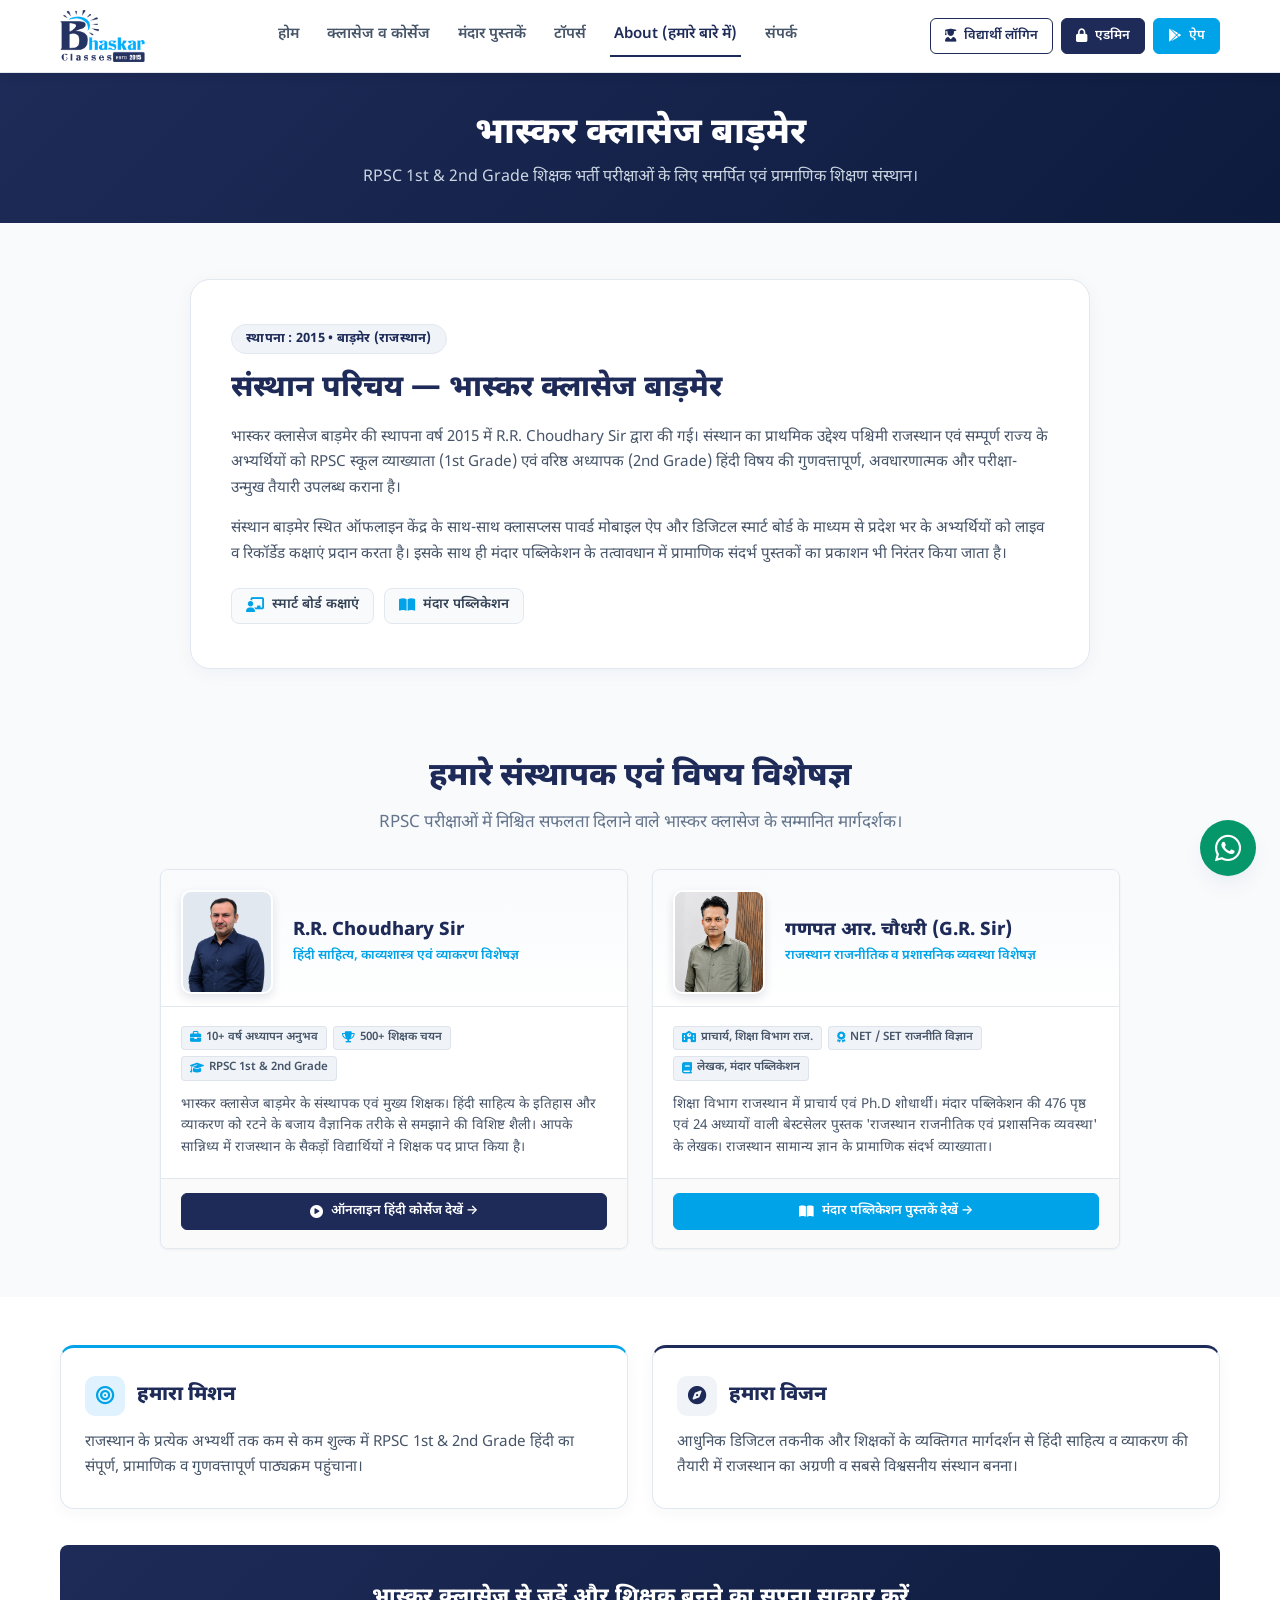
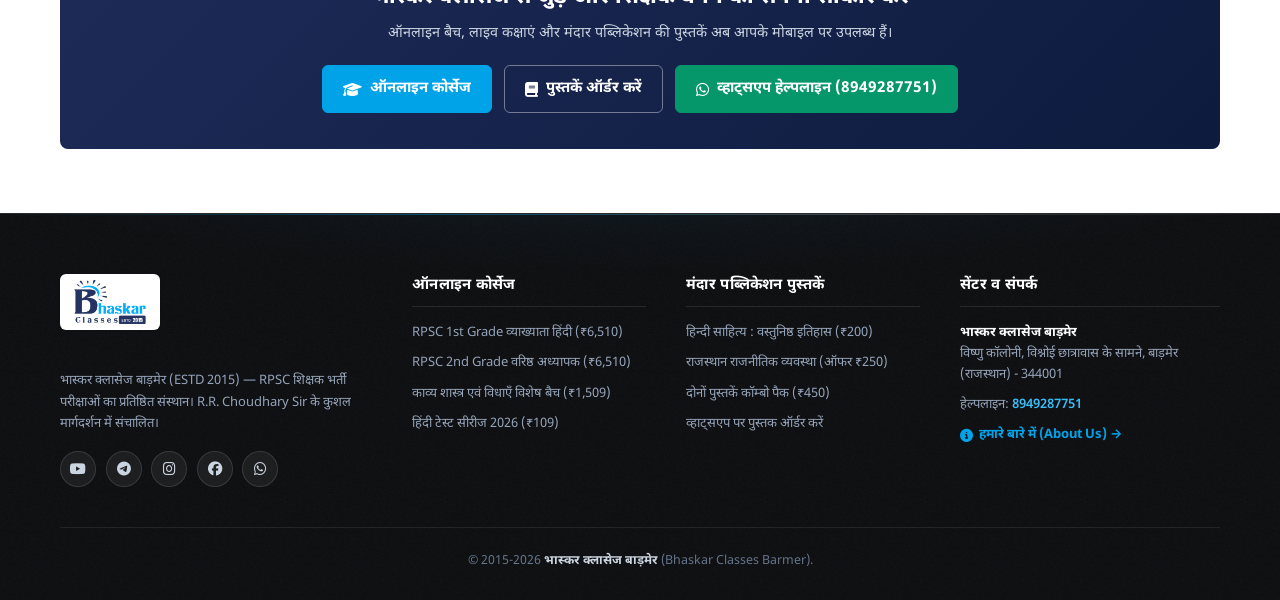
<file: about.html>
<!DOCTYPE html>
<html lang="hi">
<head>
  <meta charset="UTF-8">
  <meta name="viewport" content="width=device-width, initial-scale=1.0, maximum-scale=5.0, viewport-fit=cover">
  <title>हमारे बारे में | भास्कर क्लासेज बाड़मेर</title>
  <meta name="description" content="भास्कर क्लासेज बाड़मेर (ESTD 2015) - RPSC 1st & 2nd Grade हिंदी संस्थान। हमारे शिक्षक R.R. Choudhary Sir एवं गणपत आर. चौधरी सर का परिचय, मिशन एवं विशेषताएं।">
  <meta name="keywords" content="Bhaskar Classes Barmer, भास्कर क्लासेज बाड़मेर, R.R. Choudhary Sir, G.R. Choudhary, मंदार पब्लिकेशन, RPSC Hindi Faculty">
  <meta name="author" content="भास्कर क्लासेज बाड़मेर">
  <meta name="robots" content="index, follow">
  <link rel="canonical" href="https://bhaskarclassesbarmer.com/about.html">

  <!-- Fonts & Icons -->
  <link rel="preconnect" href="https://fonts.googleapis.com">
  <link rel="preconnect" href="https://fonts.gstatic.com" crossorigin>
  <link href="https://fonts.googleapis.com/css2?family=Inter:wght@400;500;600;700&family=Noto+Sans+Devanagari:wght@400;500;600;700;800&display=swap" rel="stylesheet">
  <link rel="stylesheet" href="https://cdnjs.cloudflare.com/ajax/libs/font-awesome/6.4.0/css/all.min.css">
  <link rel="stylesheet" href="styles.css">

  <style>
    /* ==========================================================================
       ABOUT PAGE - MODERN COMPACT APP-GRADE DESIGN SYSTEM
       ========================================================================== */

    /* Compact Hero */
    .about-hero {
      background: linear-gradient(135deg, var(--color-primary) 0%, #0d1b3e 100%);
      color: #ffffff;
      padding: 2.5rem 0 2rem;
      text-align: center;
      position: relative;
    }
    .about-hero-badge {
      display: inline-flex;
      align-items: center;
      gap: 6px;
      background: rgba(0, 163, 232, 0.15);
      color: var(--color-accent);
      border: 1px solid rgba(0, 163, 232, 0.35);
      padding: 4px 14px;
      border-radius: var(--radius-pill);
      font-size: 0.8125rem;
      font-weight: 700;
      margin-bottom: 0.65rem;
    }
    .about-hero h1 {
      font-size: clamp(1.6rem, 3.5vw, 2.25rem);
      font-weight: 800;
      line-height: 1.25;
      margin-bottom: 0.5rem;
      color: #ffffff;
    }
    .about-hero p {
      font-size: clamp(0.875rem, 2vw, 1rem);
      color: #cbd5e1;
      max-width: 640px;
      margin: 0 auto;
      line-height: 1.6;
    }

    /* ==========================================================================
       HIGH-TRUST EDITORIAL INSTITUTION PROFILE & STATS MATRIX
       ========================================================================== */
    .editorial-section {
      padding: 3.5rem 0 2.5rem;
      background-color: var(--color-bg);
    }
    .editorial-profile {
      background: #FFFFFF;
      border: 1px solid #E2E8F0;
      box-shadow: 0 4px 20px rgba(30, 43, 88, 0.04);
      border-radius: 20px;
      padding: 44px 40px;
      max-width: 900px;
      margin: 0 auto;
    }

    /* Institution Story */
    .editorial-story {
      display: flex;
      flex-direction: column;
      align-items: flex-start;
    }
    .editorial-top-badge {
      display: inline-flex;
      align-items: center;
      background: #F0F4F8;
      color: #1E2B58;
      font-weight: 700;
      font-size: 0.8rem;
      border: 1px solid #E2E8F0;
      border-radius: 999px;
      padding: 4px 14px;
      margin-bottom: 16px;
      letter-spacing: 0.02em;
    }
    .editorial-title {
      color: #1E2B58;
      font-size: 1.85rem;
      font-weight: 800;
      line-height: 1.3;
      margin-bottom: 16px;
    }
    .editorial-copy {
      color: #475569;
      font-size: 0.95rem;
      line-height: 1.7;
      margin-bottom: 14px;
    }
    .editorial-copy:last-of-type {
      margin-bottom: 0;
    }
    .trust-pills-row {
      display: flex;
      flex-wrap: wrap;
      gap: 10px;
      margin-top: 20px;
    }
    .trust-pill {
      display: inline-flex;
      align-items: center;
      gap: 8px;
      background: #F8FAFC;
      border: 1px solid #E2E8F0;
      color: #334155;
      border-radius: 8px;
      padding: 6px 14px;
      font-size: 0.85rem;
      font-weight: 600;
    }
    .trust-pill i {
      color: #00A3E8;
      font-size: 0.9rem;
    }

    /* ==========================================================================
       TEACHER / FACULTY CARDS (COMPACT & BEAUTIFULLY PROPORTIONED)
       ========================================================================== */
    .faculty-section {
      background-color: var(--color-bg);
      padding: 3rem 0;
    }
    .faculty-cards-grid {
      display: grid;
      grid-template-columns: repeat(2, 1fr);
      gap: 1.5rem;
      max-width: 960px;
      margin: 0 auto;
    }
    .teacher-card {
      background: #ffffff;
      border: 1px solid var(--color-border);
      border-radius: var(--radius-card);
      box-shadow: var(--shadow-sm);
      overflow: hidden;
      display: flex;
      flex-direction: column;
      justify-content: space-between;
      transition: transform 0.2s ease, box-shadow 0.2s ease, border-color 0.2s ease;
    }
    .teacher-card:hover {
      transform: translateY(-3px);
      box-shadow: var(--shadow-lg);
      border-color: var(--color-accent);
    }
    .teacher-top {
      padding: 1.25rem 1.25rem 0.75rem;
      display: flex;
      align-items: center;
      gap: 1.25rem;
      border-bottom: 1px solid var(--color-border);
      background: linear-gradient(180deg, #F8FAFC 0%, #FFFFFF 100%);
    }
    .teacher-avatar-wrap {
      width: 92px;
      height: 104px;
      border-radius: 10px;
      overflow: hidden;
      flex-shrink: 0;
      border: 2px solid #ffffff;
      box-shadow: 0 4px 10px rgba(30, 43, 88, 0.12);
      background: #e2e8f0;
    }
    .teacher-avatar-wrap img {
      width: 100%;
      height: 100%;
      object-fit: cover;
      object-position: top center;
      display: block;
    }
    .teacher-meta {
      flex: 1;
      min-width: 0;
    }
    .teacher-badge {
      display: inline-flex;
      align-items: center;
      gap: 5px;
      font-size: 0.7rem;
      font-weight: 700;
      padding: 3px 9px;
      border-radius: var(--radius-pill);
      margin-bottom: 0.35rem;
      text-transform: uppercase;
      letter-spacing: 0.03em;
    }
    .teacher-badge.founder {
      background: #EFF6FF;
      color: #1E2B58;
      border: 1px solid #BFDBFE;
    }
    .teacher-badge.author {
      background: #ECFDF5;
      color: #047857;
      border: 1px solid #A7F3D0;
    }
    .teacher-name {
      font-size: 1.15rem;
      font-weight: 800;
      color: var(--color-primary);
      line-height: 1.25;
      margin-bottom: 0.25rem;
    }
    .teacher-subject {
      font-size: 0.8125rem;
      color: var(--color-accent);
      font-weight: 600;
      line-height: 1.35;
    }
    .teacher-body {
      padding: 1.15rem 1.25rem;
      flex: 1;
    }
    .teacher-tags {
      display: flex;
      flex-wrap: wrap;
      gap: 0.4rem;
      margin-bottom: 0.85rem;
    }
    .teacher-tag {
      display: inline-flex;
      align-items: center;
      gap: 5px;
      font-size: 0.72rem;
      font-weight: 600;
      color: var(--color-text-secondary);
      background: var(--color-primary-light);
      border: 1px solid rgba(30, 43, 88, 0.08);
      padding: 2px 8px;
      border-radius: 4px;
    }
    .teacher-tag i {
      color: var(--color-accent);
      font-size: 0.7rem;
    }
    .teacher-bio {
      font-size: 0.85rem;
      color: var(--color-text-secondary);
      line-height: 1.6;
      margin: 0;
    }
    .teacher-footer {
      padding: 0.85rem 1.25rem 1.15rem;
      border-top: 1px solid var(--color-border);
      background: #FAFAFA;
    }



    /* ==========================================================================
       MISSION & VISION COMPONENT (BRAND DESIGN SYSTEM)
       ========================================================================== */
    .mv-section {
      padding: 3rem 0 2rem;
      overflow: visible;
    }
    .mv-cards-grid {
      display: grid;
      grid-template-columns: repeat(2, 1fr);
      gap: 24px;
      margin-bottom: 2.25rem;
      width: 100%;
    }
    .mv-card {
      background: #FFFFFF;
      border: 1px solid #E2E8F0;
      border-radius: 14px;
      padding: 28px 24px;
      box-shadow: 0 4px 16px rgba(30, 43, 88, 0.04);
      display: flex;
      flex-direction: column;
      position: relative;
      transition: transform 0.2s ease, box-shadow 0.2s ease;
    }
    .mv-card:hover {
      transform: translateY(-2px);
      box-shadow: 0 8px 24px rgba(30, 43, 88, 0.08);
    }
    .mv-card-mission {
      border-top: 3px solid #00A3E8;
    }
    .mv-card-vision {
      border-top: 3px solid #1E2B58;
    }
    .mv-card-header {
      display: flex;
      align-items: center;
      gap: 12px;
      margin-bottom: 14px;
    }
    .mv-icon-tile {
      width: 40px;
      height: 40px;
      border-radius: 10px;
      display: inline-flex;
      align-items: center;
      justify-content: center;
      font-size: 1.15rem;
      flex-shrink: 0;
    }
    .mv-icon-tile.mission-icon {
      background: #E0F2FE;
      color: #00A3E8;
    }
    .mv-icon-tile.vision-icon {
      background: #F0F4F8;
      color: #1E2B58;
    }
    .mv-card-title {
      color: #1E2B58;
      font-size: 1.25rem;
      font-weight: 800;
      margin: 0;
      line-height: 1.25;
    }
    .mv-card-text {
      color: #475569;
      font-size: 0.95rem;
      line-height: 1.65;
      font-weight: 400;
      margin: 0;
    }

    /* CTA Banner */
    .about-cta {
      background: linear-gradient(135deg, var(--color-primary) 0%, #0d1b3e 100%);
      color: #ffffff;
      padding: 2.25rem 1.5rem;
      border-radius: var(--radius-card);
      text-align: center;
      margin-bottom: 2rem;
    }
    .about-cta h2 {
      font-size: 1.35rem;
      font-weight: 800;
      color: #ffffff;
      margin-bottom: 0.4rem;
    }
    .about-cta p {
      font-size: 0.9rem;
      color: #cbd5e1;
      max-width: 540px;
      margin: 0 auto 1.25rem;
    }
    .about-cta-btns {
      display: flex;
      gap: 0.75rem;
      justify-content: center;
      flex-wrap: wrap;
    }

    /* ==========================================================================
       RESPONSIVENESS
       ========================================================================== */
    @media (max-width: 768px) {
      .editorial-profile {
        padding: 28px 20px;
      }
      .about-hero {
        padding: 1.75rem 1rem 1.5rem;
      }
      .faculty-cards-grid {
        grid-template-columns: 1fr;
        gap: 1.15rem;
      }
      .teacher-top {
        padding: 1rem;
        gap: 1rem;
      }
      .teacher-avatar-wrap {
        width: 78px;
        height: 88px;
      }
      .teacher-name {
        font-size: 1.05rem;
      }
      .mv-cards-grid {
        grid-template-columns: 1fr;
        gap: 20px;
        margin-bottom: 2rem;
      }
      .mv-card {
        padding: 24px 20px;
      }
      .about-cta {
        padding: 1.75rem 1rem;
      }
      .about-cta-btns .btn {
        width: 100%;
      }
    }

    @media (max-width: 480px) {
      .editorial-title {
        font-size: 1.45rem;
      }
    }
  </style>
</head>
<body>

  <!-- ==================== STICKY HEADER & NAVBAR ==================== -->
  <header class="header">
    <div class="container header-inner">
      <a href="index.html" class="brand" aria-label="भास्कर क्लासेज बाड़मेर">
        <img src="new logo for the web.png" alt="भास्कर क्लासेज बाड़मेर" class="brand-logo-img" onerror="this.onerror=null; this.src='bhaskar-logo.png';">
      </a>

      <!-- Desktop Nav Links -->
      <nav class="nav">
        <a href="index.html" class="nav-link">होम</a>
        <a href="classes.html" class="nav-link">क्लासेज व कोर्सेज</a>
        <a href="books.html" class="nav-link">मंदार पुस्तकें</a>
        <a href="toppers.html" class="nav-link">टॉपर्स</a>
        <a href="about.html" class="nav-link active">About (हमारे बारे में)</a>
        <a href="index.html#contact" class="nav-link">संपर्क</a>
      </nav>

      <div class="header-actions">
        <a href="student.html" class="btn btn-sm btn-outline btn-desk">
          <i class="fa-solid fa-user-graduate"></i> विद्यार्थी लॉगिन
        </a>
        <a href="admin.html" class="btn btn-sm btn-primary btn-desk">
          <i class="fa-solid fa-lock"></i> एडमिन
        </a>
        <a href="https://sansa.page.link/oC8g" target="_blank" class="btn btn-sm btn-accent btn-desk">
          <i class="fa-brands fa-google-play"></i> ऐप
        </a>
        <a href="tel:8949287751" class="header-call-btn" title="कॉल करें (8949287751)" aria-label="कॉल करें">
          <i class="fa-solid fa-phone"></i>
        </a>
        <button id="mobileMenuBtn" class="menu-toggle" aria-label="नेविगेशन मेनू" aria-expanded="false">
          <i class="fa-solid fa-bars"></i>
        </button>
      </div>
    </div>

    <!-- Mobile Dropdown Menu -->
    <div id="mobileMenu" class="mobile-menu">
      <nav class="mobile-nav">
        <a href="index.html" class="nav-link">होम</a>
        <a href="classes.html" class="nav-link">क्लासेज व ऑनलाइन कोर्सेज</a>
        <a href="books.html" class="nav-link special">मंदार पब्लिकेशन पुस्तकें (₹250)</a>
        <a href="toppers.html" class="nav-link">टॉपर्स 2024-25</a>
        <a href="about.html" class="nav-link active">हमारे बारे में (About Us)</a>
        <a href="index.html#contact" class="nav-link">संपर्क व पता</a>
      </nav>
      <div class="mobile-actions">
        <a href="student.html" class="btn btn-sm btn-outline btn-full">
          <i class="fa-solid fa-user-graduate"></i> विद्यार्थी लॉगिन
        </a>
        <a href="admin.html" class="btn btn-sm btn-primary btn-full">
          <i class="fa-solid fa-lock"></i> एडमिन पोर्टल
        </a>
        <a href="https://sansa.page.link/oC8g" target="_blank" class="btn btn-sm btn-accent btn-full">
          <i class="fa-brands fa-google-play"></i> मोबाइल ऐप डाउनलोड
        </a>
      </div>
    </div>
  </header>

  <!-- ==================== COMPACT HERO BANNER ==================== -->
  <section class="about-hero">
    <div class="container">
      <h1>भास्कर क्लासेज बाड़मेर</h1>
      <p>RPSC 1st & 2nd Grade शिक्षक भर्ती परीक्षाओं के लिए समर्पित एवं प्रामाणिक शिक्षण संस्थान।</p>
    </div>
  </section>

  <!-- ==================== HIGH-TRUST EDITORIAL INSTITUTION PROFILE ==================== -->
  <section class="editorial-section">
    <div class="container">
      <div class="editorial-profile">
        
        <div class="editorial-story">
          <span class="editorial-top-badge">स्थापना : 2015 • बाड़मेर (राजस्थान)</span>
          <h2 class="editorial-title">संस्थान परिचय — भास्कर क्लासेज बाड़मेर</h2>
          <p class="editorial-copy">
            भास्कर क्लासेज बाड़मेर की स्थापना वर्ष 2015 में R.R. Choudhary Sir द्वारा की गई। संस्थान का प्राथमिक उद्देश्य पश्चिमी राजस्थान एवं सम्पूर्ण राज्य के अभ्यर्थियों को RPSC स्कूल व्याख्याता (1st Grade) एवं वरिष्ठ अध्यापक (2nd Grade) हिंदी विषय की गुणवत्तापूर्ण, अवधारणात्मक और परीक्षा-उन्मुख तैयारी उपलब्ध कराना है।
          </p>
          <p class="editorial-copy">
            संस्थान बाड़मेर स्थित ऑफलाइन केंद्र के साथ-साथ क्लासप्लस पावर्ड मोबाइल ऐप और डिजिटल स्मार्ट बोर्ड के माध्यम से प्रदेश भर के अभ्यर्थियों को लाइव व रिकॉर्डेड कक्षाएं प्रदान करता है। इसके साथ ही मंदार पब्लिकेशन के तत्वावधान में प्रामाणिक संदर्भ पुस्तकों का प्रकाशन भी निरंतर किया जाता है।
          </p>
          
          <!-- Trust Pills -->
          <div class="trust-pills-row">
            <span class="trust-pill"><i class="fa-solid fa-chalkboard-user"></i> स्मार्ट बोर्ड कक्षाएं</span>
            <span class="trust-pill"><i class="fa-solid fa-book-open"></i> मंदार पब्लिकेशन</span>
          </div>
        </div>

      </div>
    </div>
  </section>

  <!-- ==================== FACULTY CARDS SECTION ==================== -->
  <section class="faculty-section" id="faculty">
    <div class="container">
      <div class="section-header" style="margin-bottom: 2rem;">
        <h2 class="section-title">हमारे संस्थापक एवं विषय विशेषज्ञ</h2>
        <p class="section-desc">RPSC परीक्षाओं में निश्चित सफलता दिलाने वाले भास्कर क्लासेज के सम्मानित मार्गदर्शक।</p>
      </div>

      <div class="faculty-cards-grid">
        
        <!-- Teacher Card 1: R.R. Choudhary Sir -->
        <div class="teacher-card">
          <div>
            <div class="teacher-top">
              <div class="teacher-avatar-wrap">
                <img src="R.R. Choudhary Sir.png" alt="R.R. Choudhary Sir" loading="lazy">
              </div>
              <div class="teacher-meta">
                <h3 class="teacher-name">R.R. Choudhary Sir</h3>
                <div class="teacher-subject">हिंदी साहित्य, काव्यशास्त्र एवं व्याकरण विशेषज्ञ</div>
              </div>
            </div>

            <div class="teacher-body">
              <div class="teacher-tags">
                <span class="teacher-tag"><i class="fa-solid fa-briefcase"></i> 10+ वर्ष अध्यापन अनुभव</span>
                <span class="teacher-tag"><i class="fa-solid fa-trophy"></i> 500+ शिक्षक चयन</span>
                <span class="teacher-tag"><i class="fa-solid fa-graduation-cap"></i> RPSC 1st & 2nd Grade</span>
              </div>
              <p class="teacher-bio">
                भास्कर क्लासेज बाड़मेर के संस्थापक एवं मुख्य शिक्षक। हिंदी साहित्य के इतिहास और व्याकरण को रटने के बजाय वैज्ञानिक तरीके से समझाने की विशिष्ट शैली। आपके सान्निध्य में राजस्थान के सैकड़ों विद्यार्थियों ने शिक्षक पद प्राप्त किया है।
              </p>
            </div>
          </div>

          <div class="teacher-footer">
            <a href="classes.html" class="btn btn-sm btn-primary btn-full">
              <i class="fa-solid fa-circle-play"></i> ऑनलाइन हिंदी कोर्सेज देखें &rarr;
            </a>
          </div>
        </div>

        <!-- Teacher Card 2: Ganpat R. Choudhary Sir -->
        <div class="teacher-card">
          <div>
            <div class="teacher-top">
              <div class="teacher-avatar-wrap">
                <img src="gr_choudhary_sir.png" alt="गणपत आर. चौधरी सर" loading="lazy">
              </div>
              <div class="teacher-meta">
                <h3 class="teacher-name">गणपत आर. चौधरी (G.R. Sir)</h3>
                <div class="teacher-subject">राजस्थान राजनीतिक व प्रशासनिक व्यवस्था विशेषज्ञ</div>
              </div>
            </div>

            <div class="teacher-body">
              <div class="teacher-tags">
                <span class="teacher-tag"><i class="fa-solid fa-school"></i> प्राचार्य, शिक्षा विभाग राज.</span>
                <span class="teacher-tag"><i class="fa-solid fa-award"></i> NET / SET राजनीति विज्ञान</span>
                <span class="teacher-tag"><i class="fa-solid fa-book"></i> लेखक, मंदार पब्लिकेशन</span>
              </div>
              <p class="teacher-bio">
                शिक्षा विभाग राजस्थान में प्राचार्य एवं Ph.D शोधार्थी। मंदार पब्लिकेशन की 476 पृष्ठ एवं 24 अध्यायों वाली बेस्टसेलर पुस्तक 'राजस्थान राजनीतिक एवं प्रशासनिक व्यवस्था' के लेखक। राजस्थान सामान्य ज्ञान के प्रामाणिक संदर्भ व्याख्याता।
              </p>
            </div>
          </div>

          <div class="teacher-footer">
            <a href="books.html" class="btn btn-sm btn-accent btn-full">
              <i class="fa-solid fa-book-open"></i> मंदार पब्लिकेशन पुस्तकें देखें &rarr;
            </a>
          </div>
        </div>

      </div>
    </div>
  </section>

  <!-- ==================== MISSION & VISION ==================== -->
  <section class="section mv-section">
    <div class="container">
      <div class="mv-cards-grid">
        
        <!-- Mission Card -->
        <div class="mv-card mv-card-mission">
          <div class="mv-card-header">
            <div class="mv-icon-tile mission-icon">
              <i class="fa-solid fa-bullseye"></i>
            </div>
            <h3 class="mv-card-title">हमारा मिशन</h3>
          </div>
          <p class="mv-card-text">
            राजस्थान के प्रत्येक अभ्यर्थी तक कम से कम शुल्क में RPSC 1st &amp; 2nd Grade हिंदी का संपूर्ण, प्रामाणिक व गुणवत्तापूर्ण पाठ्यक्रम पहुंचाना।
          </p>
        </div>

        <!-- Vision Card -->
        <div class="mv-card mv-card-vision">
          <div class="mv-card-header">
            <div class="mv-icon-tile vision-icon">
              <i class="fa-solid fa-compass"></i>
            </div>
            <h3 class="mv-card-title">हमारा विजन</h3>
          </div>
          <p class="mv-card-text">
            आधुनिक डिजिटल तकनीक और शिक्षकों के व्यक्तिगत मार्गदर्शन से हिंदी साहित्य व व्याकरण की तैयारी में राजस्थान का अग्रणी व सबसे विश्वसनीय संस्थान बनना।
          </p>
        </div>

      </div>

      <!-- CTA Banner -->
      <div class="about-cta">
        <h2>भास्कर क्लासेज से जुड़ें और शिक्षक बनने का सपना साकार करें</h2>
        <p>ऑनलाइन बैच, लाइव कक्षाएं और मंदार पब्लिकेशन की पुस्तकें अब आपके मोबाइल पर उपलब्ध हैं।</p>
        <div class="about-cta-btns">
          <a href="classes.html" class="btn btn-accent" style="font-weight: 700;">
            <i class="fa-solid fa-graduation-cap"></i> ऑनलाइन कोर्सेज
          </a>
          <a href="books.html" class="btn btn-outline-white" style="font-weight: 700;">
            <i class="fa-solid fa-book"></i> पुस्तकें ऑर्डर करें
          </a>
          <a href="https://wa.me/918949287751?text=नमस्ते%20भास्कर%20क्लासेज,%20मुझे%20कोर्स%20और%20पुस्तकों%20की%20जानकारी%20चाहिए।" target="_blank" class="btn btn-success" style="font-weight: 700;">
            <i class="fa-brands fa-whatsapp"></i> व्हाट्सएप हेल्पलाइन (8949287751)
          </a>
        </div>
      </div>
    </div>
  </section>

  <!-- ==================== FOOTER ==================== -->
  <footer class="footer">
    <div class="container">
      <div class="footer-grid">
        <!-- Col 1 -->
        <div>
          <a href="index.html" style="display: inline-block; background: #ffffff; padding: 6px 14px; border-radius: var(--radius-btn); margin-bottom: 1rem; box-shadow: var(--shadow-sm);" aria-label="भास्कर क्लासेज बाड़मेर">
            <img src="new logo for the web.png" alt="भास्कर क्लासेज बाड़मेर" style="height: 44px; width: auto; display: block;" onerror="this.onerror=null; this.src='bhaskar-logo.png';">
          </a>
          <p class="footer-desc">
            भास्कर क्लासेज बाड़मेर (ESTD 2015) — RPSC शिक्षक भर्ती परीक्षाओं का प्रतिष्ठित संस्थान। R.R. Choudhary Sir के कुशल मार्गदर्शन में संचालित।
          </p>
          <div class="topbar-social">
            <a href="https://www.youtube.com/@BHASKARCLASSESBARMER2015" target="_blank" title="YouTube"><i class="fa-brands fa-youtube"></i></a>
            <a href="https://t.me/BCB2015" target="_blank" title="Telegram"><i class="fa-brands fa-telegram"></i></a>
            <a href="https://instagram.com/bhaskarclasses2015" target="_blank" title="Instagram"><i class="fa-brands fa-instagram"></i></a>
            <a href="https://facebook.com/bhaskarclassesbmr" target="_blank" title="Facebook"><i class="fa-brands fa-facebook"></i></a>
            <a href="https://wa.me/918949287751" target="_blank" title="WhatsApp"><i class="fa-brands fa-whatsapp"></i></a>
          </div>
        </div>

        <!-- Col 2 -->
        <div>
          <h4 class="footer-col-title">ऑनलाइन कोर्सेज</h4>
          <ul class="footer-links">
            <li><a href="https://bysvk.courses.store/" target="_blank">RPSC 1st Grade व्याख्याता हिंदी (₹6,510)</a></li>
            <li><a href="https://bysvk.courses.store/" target="_blank">RPSC 2nd Grade वरिष्ठ अध्यापक (₹6,510)</a></li>
            <li><a href="https://bysvk.courses.store/" target="_blank">काव्य शास्त्र एवं विधाएँ विशेष बैच (₹1,509)</a></li>
            <li><a href="https://bysvk.courses.store/" target="_blank">हिंदी टेस्ट सीरीज 2026 (₹109)</a></li>
          </ul>
        </div>

        <!-- Col 3 -->
        <div>
          <h4 class="footer-col-title">मंदार पब्लिकेशन पुस्तकें</h4>
          <ul class="footer-links">
            <li><a href="books.html">हिन्दी साहित्य : वस्तुनिष्ठ इतिहास (₹200)</a></li>
            <li><a href="books.html">राजस्थान राजनीतिक व्यवस्था (ऑफर ₹250)</a></li>
            <li><a href="https://wa.me/918949287751?text=नमस्ते,%20मुझे%20कॉम्बो%20पुस्तकें%20(₹450)%20ऑर्डर%20करनी%20हैं।" target="_blank" data-book-order="true" data-book-name="दोनों पुस्तकें कॉम्बो पैक" data-book-price="450">दोनों पुस्तकें कॉम्बो पैक (₹450)</a></li>
            <li><a href="https://wa.me/918949287751" target="_blank" data-book-order="true" data-book-name="मंदार पब्लिकेशन पुस्तकें" data-book-price="250">व्हाट्सएप पर पुस्तक ऑर्डर करें</a></li>
          </ul>
        </div>

        <!-- Col 4 -->
        <div>
          <h4 class="footer-col-title">सेंटर व संपर्क</h4>
          <div class="footer-contact-info">
            <p><strong>भास्कर क्लासेज बाड़मेर</strong><br>विष्णु कॉलोनी, विश्नोई छात्रावास के सामने, बाड़मेर (राजस्थान) - 344001</p>
            <p>हेल्पलाइन: <a href="tel:8949287751">8949287751</a></p>
            <p><a href="about.html" style="color: var(--color-accent); font-weight: 700; display: inline-flex; align-items: center; gap: 6px;"><i class="fa-solid fa-circle-info"></i> हमारे बारे में (About Us) &rarr;</a></p>
          </div>
        </div>
      </div>

      <!-- Bottom Bar -->
      <div class="footer-bottom" style="justify-content: center; text-align: center;">
        <div>
          © 2015-2026 <strong>भास्कर क्लासेज बाड़मेर</strong> (Bhaskar Classes Barmer).
        </div>
      </div>
    </div>
  </footer>

  <!-- Floating WhatsApp Button -->
  <a href="https://wa.me/918949287751?text=नमस्ते%20भास्कर%20क्लासेज,%20मुझे%20हिंदी%20कोर्स%20और%20पुस्तकों%20की%20जानकारी%20चाहिए।" target="_blank" class="whatsapp-float" title="WhatsApp पर संपर्क करें (8949287751)" aria-label="WhatsApp Helpline">
    <i class="fa-brands fa-whatsapp"></i>
  </a>

  <!-- ==================== STICKY BOTTOM NAVIGATION (≤1024px) ==================== -->
  <nav id="bottomNav" class="bottom-nav" aria-label="Bottom Navigation">
    <a href="index.html" class="bottom-nav-item" data-nav-section="home">
      <svg viewBox="0 0 24 24" fill="none" stroke="currentColor" stroke-width="1.8" stroke-linecap="round" stroke-linejoin="round"><path d="M3 9l9-7 9 7v11a2 2 0 0 1-2 2H5a2 2 0 0 1-2-2z"></path><polyline points="9 22 9 12 15 12 15 22"></polyline></svg>
      <span>होम</span>
    </a>
    <a href="classes.html" class="bottom-nav-item">
      <svg viewBox="0 0 24 24" fill="none" stroke="currentColor" stroke-width="1.8" stroke-linecap="round" stroke-linejoin="round"><rect x="2" y="3" width="20" height="14" rx="2"></rect><line x1="8" y1="21" x2="16" y2="21"></line><line x1="12" y1="17" x2="12" y2="21"></line><polygon points="10 8 16 10 10 12 10 8" fill="currentColor" stroke="none"></polygon></svg>
      <span>कोर्सेज</span>
    </a>
    <a href="books.html" class="bottom-nav-item">
      <svg viewBox="0 0 24 24" fill="none" stroke="currentColor" stroke-width="1.8" stroke-linecap="round" stroke-linejoin="round"><path d="M4 19.5A2.5 2.5 0 0 1 6.5 17H20"></path><path d="M6.5 2H20v20H6.5A2.5 2.5 0 0 1 4 19.5v-15A2.5 2.5 0 0 1 6.5 2z"></path></svg>
      <span>पुस्तकें</span>
    </a>
    <a href="toppers.html" class="bottom-nav-item">
      <svg viewBox="0 0 24 24" fill="none" stroke="currentColor" stroke-width="1.8" stroke-linecap="round" stroke-linejoin="round"><path d="M6 9H4.5a2.5 2.5 0 0 1 0-5H6"></path><path d="M18 9h1.5a2.5 2.5 0 0 0 0-5H18"></path><path d="M4 22h16"></path><path d="M10 14.66V17c0 .55-.45 1-1 1H7c-.55 0-1 .45-1 1v1c0 .55.45 1 1 1h10c.55 0 1-.45 1-1v-1c0-.55-.45-1-1-1h-2c-.55 0-1-.45-1-1v-2.34"></path><path d="M18 2H6v7a6 6 0 0 0 12 0V2z"></path></svg>
      <span>टॉपर्स</span>
    </a>
    <a href="student.html" class="bottom-nav-item">
      <svg viewBox="0 0 24 24" fill="none" stroke="currentColor" stroke-width="1.8" stroke-linecap="round" stroke-linejoin="round"><path d="M20 21v-2a4 4 0 0 0-4-4H8a4 4 0 0 0-4 4v2"></path><circle cx="12" cy="7" r="4"></circle></svg>
      <span>लॉगिन</span>
    </a>
  </nav>

  <!-- Main JavaScript File -->
  <script src="script.js"></script>
</body>
</html>
</file>
<file: styles.css>
/* ==========================================================================
   BHASKAR CLASSES BARMER - CLEAN PROFESSIONAL DESIGN SYSTEM
   ========================================================================== */

@import url('https://fonts.googleapis.com/css2?family=Inter:wght@400;500;600;700&family=Noto+Sans+Devanagari:wght@400;500;600;700;800&display=swap');

:root {
  /* Brand Tokens: Deep Logo Navy & Electric Cyan */
  --color-primary:        #1E2B58;
  --color-primary-hover:  #162042;
  --color-primary-light:  #F0F4F8;
  --color-primary-100:    #E0E7FF;

  /* Accent: Logo Cyan / Electric Blue */
  --color-accent:         #00A3E8;
  --color-accent-hover:   #0284C7;
  --color-accent-light:   #E0F2FE;
  --color-accent-100:     #BAE6FD;

  /* Neutrals */
  --color-text:           #1E2B58;
  --color-text-secondary: #475569;
  --color-text-muted:     #64748B;
  --color-bg:             #F8FAFC;
  --color-bg-alt:         #FFFFFF;
  --color-border:         #E2E8F0;
  --color-border-hover:   #CBD5E1;

  /* Surface & Semantic Aliases */
  --bg-page:              #F8FAFC;
  --bg-surface:           #FFFFFF;
  --text-heading:         #1E2B58;
  --text-body:            #475569;
  --text-muted:           #64748B;
  --border-subtle:        #E2E8F0;

  /* Semantic */
  --color-success:        #059669;
  --color-success-hover:  #047857;
  --color-success-light:  #ECFDF5;
  --color-danger:         #DC2626;
  --color-info:           #00A3E8;

  /* Hero Tokens */
  --hero-highlight:       #00A3E8;
  --hero-muted:           #475569;
  --hero-surface:         #FFFFFF;
  --hero-border:          #E2E8F0;

  /* Elevation & Geometry */
  --shadow-sm: 0 1px 3px rgba(0, 0, 0, 0.05);
  --shadow-md: 0 4px 6px -1px rgba(30, 43, 88, 0.06), 0 2px 4px -2px rgba(30, 43, 88, 0.04);
  --shadow-lg: 0 10px 25px -5px rgba(30, 43, 88, 0.08), 0 4px 6px -4px rgba(30, 43, 88, 0.04);

  --radius-card: 8px;
  --radius-btn: 6px;
  --radius-input: 4px;
  --radius-pill: 9999px;

  --max-width: 1200px;
  --font-family: 'Noto Sans Devanagari', 'Inter', system-ui, -apple-system, sans-serif;
}

/* --------------------------------------------------------------------------
   RESET & BASE STYLES
   -------------------------------------------------------------------------- */
*, *::before, *::after {
  box-sizing: border-box;
  margin: 0;
  padding: 0;
  overflow-wrap: break-word;
  -webkit-tap-highlight-color: transparent;
}

html {
  scroll-behavior: smooth;
  font-size: 16px;
  overflow-x: hidden !important;
  max-width: 100% !important;
  width: 100% !important;
  position: relative;
  touch-action: pan-y;
  overscroll-behavior-x: none;
}

body {
  font-family: var(--font-family);
  color: var(--color-text);
  background-color: var(--color-bg);
  line-height: 1.6;
  -webkit-font-smoothing: antialiased;
  -moz-osx-font-smoothing: grayscale;
  overflow-x: hidden !important;
  max-width: 100% !important;
  width: 100% !important;
  position: relative;
  touch-action: pan-y;
  overscroll-behavior-x: none;
}

/* Modern App-Grade Sleek Scrollbar */
::-webkit-scrollbar {
  width: 6px;
  height: 6px;
}
::-webkit-scrollbar-track {
  background: transparent;
}
::-webkit-scrollbar-thumb {
  background: rgba(30, 43, 88, 0.2);
  border-radius: 9999px;
}
::-webkit-scrollbar-thumb:hover {
  background: rgba(30, 43, 88, 0.4);
}

img {
  max-width: 100%;
  height: auto;
  display: block;
}

a {
  color: inherit;
  text-decoration: none;
  transition: color 0.15s ease, background-color 0.15s ease, border-color 0.15s ease;
}

button, input, select, textarea {
  font-family: inherit;
  font-size: 1rem;
}

button {
  cursor: pointer;
  border: none;
  background: none;
}

ul, ol {
  list-style: none;
}

/* --------------------------------------------------------------------------
   LAYOUT UTILITIES
   -------------------------------------------------------------------------- */
.container {
  width: 100%;
  max-width: var(--max-width);
  margin-left: auto;
  margin-right: auto;
  padding-left: 1.25rem;
  padding-right: 1.25rem;
}

.section {
  padding: 4rem 0;
  overflow-x: clip;
}

.section-alt {
  background-color: var(--color-bg-alt);
}

/* --------------------------------------------------------------------------
   SECTION BACKGROUND ALTERNATION (Visual Rhythm - 60-30-10 System)
   -------------------------------------------------------------------------- */
.hero {
  background-color: var(--color-primary);
  color: #ffffff;
}

#courses {
  background-color: var(--color-bg);
}

#book-ad,
.book-offer {
  background-color: var(--color-accent-light);
}

#toppers {
  background-color: var(--color-bg-alt);
}

#videos {
  background-color: var(--color-bg);
}

#books {
  background-color: var(--color-bg-alt);
}

#faculty {
  background-color: var(--color-bg);
}

#faculty + section.section {
  background-color: var(--color-bg-alt);
}

#contact {
  background-color: var(--color-bg);
}


.section-header {
  text-align: center;
  max-width: 760px;
  margin: 0 auto 3rem;
}

.section-tag {
  display: inline-block;
  font-size: 0.8125rem;
  font-weight: 700;
  text-transform: uppercase;
  letter-spacing: 0.05em;
  color: var(--color-primary);
  background-color: var(--color-primary-light);
  padding: 0.25rem 0.75rem;
  border-radius: var(--radius-pill);
  margin-bottom: 0.75rem;
  border: 1px solid rgba(30, 58, 95, 0.15);
}

.section-title {
  font-size: 2rem;
  font-weight: 800;
  color: var(--color-primary);
  line-height: 1.3;
  margin-bottom: 0.75rem;
}

.section-desc {
  font-size: 1.0625rem;
  color: var(--color-text-muted);
}

/* --------------------------------------------------------------------------
   BUTTONS
   -------------------------------------------------------------------------- */
.btn {
  display: inline-flex;
  align-items: center;
  justify-content: center;
  gap: 0.5rem;
  padding: 0.6875rem 1.25rem;
  font-size: 0.9375rem;
  font-weight: 600;
  border-radius: var(--radius-btn);
  transition: all 0.15s ease;
  white-space: nowrap;
  text-align: center;
}

.btn-primary {
  background-color: var(--color-primary);
  color: #ffffff;
  border: 1px solid var(--color-primary);
}

.btn-primary:hover {
  background-color: var(--color-primary-hover);
  border-color: var(--color-primary-hover);
  color: #ffffff;
}

.btn-accent {
  background-color: var(--color-accent);
  color: #ffffff;
  border: 1px solid var(--color-accent);
}

.btn-accent:hover {
  background-color: var(--color-accent-hover);
  border-color: var(--color-accent-hover);
  color: #ffffff;
}

.btn-success {
  background-color: var(--color-success);
  color: #ffffff;
  border: 1px solid var(--color-success);
}

.btn-success:hover {
  background-color: var(--color-success-hover);
  color: #ffffff;
}

.btn-outline {
  background-color: transparent;
  color: var(--color-primary);
  border: 1px solid var(--color-primary);
}

.btn-outline:hover {
  background-color: var(--color-primary-light);
}

.btn-outline-white {
  background-color: transparent;
  color: #ffffff;
  border: 1px solid rgba(255, 255, 255, 0.4);
}

.btn-outline-white:hover {
  background-color: rgba(255, 255, 255, 0.1);
  border-color: #ffffff;
  color: #ffffff;
}

.btn-sm {
  padding: 0.4375rem 0.875rem;
  font-size: 0.8125rem;
}

.btn-lg {
  padding: 0.875rem 1.75rem;
  font-size: 1.0625rem;
}

.btn-full {
  width: 100%;
}

/* --------------------------------------------------------------------------
   TOP INFO BAR
   -------------------------------------------------------------------------- */
.topbar {
  background-color: var(--color-primary-hover);
  color: rgba(255, 255, 255, 0.85);
  font-size: 0.8125rem;
  padding: 0.5rem 0;
  border-bottom: 1px solid rgba(255, 255, 255, 0.1);
}

.topbar-content {
  display: flex;
  flex-wrap: wrap;
  align-items: center;
  justify-content: space-between;
  gap: 0.75rem;
}

.topbar-left, .topbar-right {
  display: flex;
  align-items: center;
  gap: 1rem;
}

.topbar-badge {
  background-color: var(--color-accent);
  color: #ffffff;
  font-size: 0.6875rem;
  font-weight: 700;
  padding: 0.15rem 0.5rem;
  border-radius: var(--radius-pill);
  letter-spacing: 0.05em;
}

.topbar-link {
  display: inline-flex;
  align-items: center;
  gap: 0.35rem;
  color: rgba(255, 255, 255, 0.85);
}

.topbar-link:hover {
  color: #ffffff;
}

.topbar-social {
  display: flex;
  align-items: center;
  gap: 0.75rem;
}

.topbar-social a {
  color: rgba(255, 255, 255, 0.85);
}

.topbar-social a:hover {
  color: #ffffff;
}

/* --------------------------------------------------------------------------
   FIXED TOP HEADER & NAVIGATION (Always visible on scroll across all pages)
   -------------------------------------------------------------------------- */
:root {
  --header-height: 4.5rem;
}

@media (max-width: 1024px) {
  :root {
    --header-height: 56px;
  }
}

html {
  scroll-padding-top: calc(var(--header-height) + 16px);
}

.header {
  position: fixed !important;
  top: 0 !important;
  left: 0 !important;
  right: 0 !important;
  width: 100% !important;
  z-index: 1000 !important;
  background-color: #ffffff !important;
  box-shadow: 0 2px 10px rgba(0, 0, 0, 0.08) !important;
  border-bottom: 1px solid var(--color-border) !important;
  transform: translateZ(0);
  -webkit-transform: translateZ(0);
}

body:not(.portal-page):not(.admin-page) {
  padding-top: var(--header-height) !important;
}

.header-inner {
  display: flex;
  align-items: center;
  justify-content: space-between;
  height: 4.5rem;
  gap: 1.5rem;
}

.brand {
  display: flex;
  align-items: center;
  gap: 0.75rem;
  text-decoration: none;
  flex-shrink: 0;
}

.brand-logo-img {
  height: 52px;
  width: auto;
  object-fit: contain;
  display: block;
  transition: transform 0.15s ease;
}

.brand:hover .brand-logo-img {
  transform: scale(1.02);
}

.brand-logo-wrap {
  width: 2.75rem;
  height: 2.75rem;
  border-radius: var(--radius-btn);
  background-color: var(--color-primary-light);
  display: flex;
  align-items: center;
  justify-content: center;
  overflow: hidden;
  border: 1px solid var(--color-border);
}

.brand-logo-wrap img {
  width: 100%;
  height: 100%;
  object-fit: contain;
}

.brand-text {
  display: flex;
  flex-direction: column;
}

.brand-title {
  font-size: 1.125rem;
  font-weight: 800;
  color: var(--color-primary);
  line-height: 1.2;
}

.brand-title span {
  color: var(--color-accent);
}

.brand-subtitle {
  font-size: 0.75rem;
  color: var(--color-text-muted);
  font-weight: 500;
}

.nav {
  display: flex;
  align-items: center;
  gap: 1.25rem;
}

.nav-link {
  font-size: 0.9375rem;
  font-weight: 600;
  color: var(--color-text-secondary);
  padding: 0.5rem 0.25rem;
  border-bottom: 2px solid transparent;
  white-space: nowrap;
}

@media (max-width: 1200px) and (min-width: 1025px) {
  .header-inner {
    gap: 0.75rem;
  }
  .nav {
    gap: 0.75rem;
  }
  .nav-link {
    font-size: 0.85rem;
    padding: 0.5rem 0.15rem;
  }
  .header-actions {
    gap: 0.35rem;
  }
  .btn-desk {
    padding: 0.35rem 0.6rem;
    font-size: 0.75rem;
  }
}

.nav-link:hover {
  color: var(--color-primary);
}

.nav-link.active {
  color: var(--color-primary);
  border-bottom-color: var(--color-primary);
}

.nav-link.special {
  color: var(--color-accent);
}

.header-actions {
  display: flex;
  align-items: center;
  gap: 0.5rem;
  flex-shrink: 0;
}

.header-call-btn {
  display: none;
  width: 40px;
  height: 40px;
  border-radius: var(--radius-btn);
  background-color: var(--color-bg-alt);
  color: var(--color-primary);
  align-items: center;
  justify-content: center;
  font-size: 1rem;
  border: 1px solid var(--color-border);
  text-decoration: none;
  transition: background-color 0.15s ease, color 0.15s ease;
  flex-shrink: 0;
}

.header-call-btn:hover {
  background-color: var(--color-primary);
  color: #ffffff;
}

.menu-toggle {
  display: none;
  font-size: 1.25rem;
  color: var(--color-primary);
  padding: 0.5rem;
  border-radius: var(--radius-btn);
}

.menu-toggle:hover {
  background-color: var(--color-bg-alt);
}

/* Mobile Dropdown */
.mobile-menu {
  display: none;
  background-color: #ffffff;
  border-top: 1px solid var(--color-border);
  box-shadow: 0 8px 24px rgba(0, 0, 0, 0.12);
  padding: 1rem 1.25rem 1.5rem;
  max-height: calc(100vh - var(--header-height));
  overflow-y: auto;
  -webkit-overflow-scrolling: touch;
}

.mobile-menu.open {
  display: block;
}

.mobile-nav {
  display: flex;
  flex-direction: column;
  gap: 0.25rem;
  margin-bottom: 1rem;
}

.mobile-nav .nav-link {
  padding: 0.625rem 0;
  border-bottom: 1px solid var(--color-border);
  font-size: 0.9375rem;
}

.mobile-actions {
  display: flex;
  flex-direction: column;
  gap: 0.5rem;
  padding-top: 0.5rem;
}

/* --------------------------------------------------------------------------
   HERO SECTION (Clean Light Background, Deep Navy & Cyan Brand Styling)
   -------------------------------------------------------------------------- */
.hero {
  background-color: var(--bg-page);
  color: var(--text-body);
  padding: 4.5rem 0;
  border-bottom: 1px solid var(--border-subtle);
}

.hero-grid {
  display: grid;
  grid-template-columns: 1.3fr 0.9fr;
  gap: 3rem;
  align-items: center;
}

.hero-badge {
  display: inline-flex;
  align-items: center;
  gap: 0.5rem;
  background-color: #FFFFFF;
  border: 1px solid var(--border-subtle);
  color: var(--text-muted);
  font-size: 0.8125rem;
  font-weight: 600;
  padding: 0.35rem 0.85rem;
  border-radius: var(--radius-pill);
  margin-bottom: 1.25rem;
  box-shadow: var(--shadow-sm);
}

.hero-title {
  font-size: 2.75rem;
  font-weight: 800;
  line-height: 1.2;
  margin-bottom: 1.25rem;
  color: #1E2B58;
}

.hero-title .highlight {
  color: #00A3E8;
}

.hero-desc {
  font-size: 1.125rem;
  color: #475569;
  line-height: 1.6;
  margin-bottom: 2rem;
  max-width: 620px;
}

.hero-metrics {
  display: grid;
  grid-template-columns: repeat(3, 1fr);
  gap: 1rem;
  margin-bottom: 2rem;
}

.metric-card {
  background-color: #FFFFFF;
  border: 1px solid #E2E8F0;
  border-radius: var(--radius-card);
  padding: 1rem 0.75rem;
  text-align: center;
  box-shadow: 0 1px 3px rgba(30, 43, 88, 0.05);
}

.metric-val {
  font-size: 1.625rem;
  font-weight: 800;
  color: #00A3E8;
  line-height: 1.2;
}

.metric-label {
  font-size: 0.8125rem;
  color: #64748B;
  margin-top: 0.25rem;
  font-weight: 500;
}

.hero-ctas {
  display: flex;
  flex-wrap: wrap;
  gap: 1rem;
  margin-bottom: 1.5rem;
}

.hero-ctas .btn-outline-white,
.hero-ctas .btn-secondary-light {
  background-color: #FFFFFF;
  border: 1px solid #CBD5E1;
  color: #1E2B58;
  box-shadow: 0 1px 2px rgba(0, 0, 0, 0.04);
}

.hero-ctas .btn-outline-white:hover,
.hero-ctas .btn-secondary-light:hover {
  background-color: #F8FAFC;
  border-color: #94A3B8;
  color: #1E2B58;
}

.hero-contact-strip {
  font-size: 0.875rem;
  color: var(--text-muted);
  display: flex;
  align-items: center;
  gap: 0.75rem;
  flex-wrap: wrap;
}

.hero-contact-strip a {
  color: #1E2B58;
  font-weight: 600;
}

.hero-contact-strip a:hover {
  color: #00A3E8;
  text-decoration: underline;
}

/* Hero Right Side Summary Card */
.hero-card {
  background-color: #FFFFFF;
  color: var(--color-text);
  border-radius: var(--radius-card);
  box-shadow: 0 10px 25px -5px rgba(30, 43, 88, 0.08);
  border: 1px solid #E2E8F0;
  overflow: hidden;
}

.hero-card-header {
  padding: 1.25rem 1.5rem;
  background-color: #F8FAFC;
  border-bottom: 1px solid #E2E8F0;
  display: flex;
  align-items: center;
  justify-content: space-between;
}

.hero-card-faculty {
  display: flex;
  align-items: center;
  gap: 0.75rem;
}

.hero-card-avatar {
  width: 2.75rem;
  height: 2.75rem;
  border-radius: var(--radius-btn);
  background: linear-gradient(180deg, #F0F4F8 0%, #E2E8F0 100%);
  border: 1px solid #E2E8F0;
  color: #1E2B58;
  display: flex;
  align-items: center;
  justify-content: center;
  font-weight: 700;
  font-size: 1.125rem;
  overflow: hidden;
}

.hero-card-avatar img {
  width: 100%;
  height: 100%;
  object-fit: cover;
  object-position: top;
}

.hero-card-name {
  font-size: 0.9375rem;
  font-weight: 700;
  color: #1E2B58;
}

.hero-card-sub {
  font-size: 0.75rem;
  color: var(--text-muted);
}

.hero-card-badge {
  font-size: 0.6875rem;
  font-weight: 700;
  color: #FFFFFF;
  background-color: #1E2B58;
  padding: 0.25rem 0.625rem;
  border-radius: var(--radius-pill);
  letter-spacing: 0.02em;
}

.hero-card-body {
  padding: 1.25rem 1.5rem;
  display: flex;
  flex-direction: column;
  gap: 0.875rem;
  background-color: #FFFFFF;
}

.hero-course-item {
  display: flex;
  align-items: center;
  justify-content: space-between;
  padding: 0.75rem 1rem;
  background-color: #F8FAFC;
  border: 1px solid #E2E8F0;
  border-radius: var(--radius-card);
  transition: border-color 0.15s ease, background-color 0.15s ease;
}

.hero-course-item:hover {
  border-color: #00A3E8;
  background-color: #FFFFFF;
}

.hero-course-title {
  font-size: 0.875rem;
  font-weight: 700;
  color: #1E2B58;
}

.hero-course-meta {
  font-size: 0.75rem;
  color: var(--text-muted);
}

.hero-course-price {
  text-align: right;
}

.hero-course-price .curr {
  font-size: 1rem;
  font-weight: 800;
  color: #00A3E8;
}

.hero-course-price .old {
  font-size: 0.75rem;
  color: #94A3B8;
  text-decoration: line-through;
}

/* --------------------------------------------------------------------------
   UPDATES TICKER (Solid Deep Navy, White Text, Cyan Badge)
   -------------------------------------------------------------------------- */
.ticker-bar {
  background-color: #1E2B58;
  color: #FFFFFF;
  font-size: 0.875rem;
  padding: 0.625rem 0;
  border-bottom: 1px solid rgba(255, 255, 255, 0.1);
  overflow: hidden;
}

.ticker-inner {
  display: flex;
  align-items: center;
  gap: 1rem;
}

.ticker-label {
  background-color: #00A3E8;
  color: #FFFFFF;
  font-size: 0.6875rem;
  font-weight: 800;
  text-transform: uppercase;
  padding: 0.25rem 0.625rem;
  border-radius: 4px;
  flex-shrink: 0;
  letter-spacing: 0.05em;
}

.ticker-track {
  overflow: hidden;
  white-space: nowrap;
  flex: 1;
  position: relative;
}

.ticker-text {
  display: inline-block;
  white-space: nowrap;
  color: #FFFFFF;
  animation: tickerScroll 28s linear infinite;
  will-change: transform;
}

.ticker-text span {
  color: #FFFFFF;
}

.ticker-text:hover {
  animation-play-state: paused;
}

.ticker-text span {
  padding: 0 1.5rem;
}

@keyframes tickerScroll {
  0% { transform: translateX(100%); }
  100% { transform: translateX(-100%); }
}

/* --------------------------------------------------------------------------
   COURSES SECTION (Unified single-surface cards, brand-aligned)
   -------------------------------------------------------------------------- */
.courses-grid {
  display: grid;
  grid-template-columns: repeat(3, 1fr);
  gap: 1.5rem;
  margin-bottom: 2.5rem;
  align-items: stretch;
}

.course-card {
  background-color: #ffffff;
  border: 1px solid var(--color-border);
  border-radius: 16px;
  padding: 28px;
  display: flex;
  flex-direction: column;
  box-shadow: 0 4px 20px rgba(30, 43, 88, 0.05);
  transition: transform 0.2s ease, box-shadow 0.2s ease, border-color 0.2s ease;
  position: relative;
}

.course-card:hover {
  transform: translateY(-4px);
  box-shadow: 0 10px 25px rgba(30, 43, 88, 0.1);
  border-color: #CBD5E1;
}

/* Featured / Top Choice Card Highlight (Middle) */
.course-card.featured {
  border: 2px solid var(--color-accent);
  box-shadow: 0 10px 25px -5px rgba(0, 163, 232, 0.18), 0 4px 12px rgba(30, 43, 88, 0.05);
  transform: translateY(-4px);
}

.course-card.featured:hover {
  transform: translateY(-7px);
  box-shadow: 0 16px 32px -5px rgba(0, 163, 232, 0.25), 0 6px 16px rgba(30, 43, 88, 0.08);
}

/* Badges */
.course-badge {
  display: inline-flex;
  align-items: center;
  font-size: 0.725rem;
  font-weight: 700;
  text-transform: uppercase;
  letter-spacing: 0.04em;
  padding: 4px 10px;
  border-radius: 6px;
  margin-bottom: 12px;
  width: fit-content;
}

.badge-default {
  background-color: #F1F5F9;
  color: var(--color-primary);
}

.badge-featured {
  background-color: var(--color-accent);
  color: #FFFFFF;
}

.badge-module {
  background-color: var(--color-accent-light);
  color: var(--color-accent-hover);
}

/* Title & Subtitle */
.course-card-top {
  margin-bottom: 1.25rem;
}

.course-card-title {
  font-size: 1.25rem;
  font-weight: 700;
  color: var(--color-primary);
  line-height: 1.35;
  margin-bottom: 0.35rem;
}

.course-card-sub {
  font-size: 0.825rem;
  color: #64748B;
  line-height: 1.4;
}

/* Meta list */
.course-meta-list {
  display: flex;
  flex-direction: column;
  gap: 0.5rem;
  padding: 0.875rem 0;
  border-top: 1px solid var(--color-border);
  border-bottom: 1px solid var(--color-border);
  font-size: 0.85rem;
  margin-bottom: 1.25rem;
}

.course-meta-item {
  display: flex;
  justify-content: space-between;
  color: #64748B;
}

.course-meta-item strong {
  color: var(--color-primary);
  font-weight: 600;
}

/* Features list */
.course-features {
  display: flex;
  flex-direction: column;
  gap: 0.75rem;
  font-size: 0.875rem;
  margin-bottom: 1.75rem;
  flex: 1;
}

.course-features li {
  display: flex;
  align-items: flex-start;
  gap: 10px;
  color: #334155;
  line-height: 1.45;
}

.course-features li i {
  color: var(--color-accent); /* Clean Electric Cyan #00A3E8 checkmarks */
  margin-top: 0.2rem;
  font-size: 0.925rem;
  flex-shrink: 0;
}

/* Pricing & Discount */
.course-footer {
  margin-top: auto;
}

.course-pricing {
  display: flex;
  align-items: baseline;
  justify-content: space-between;
  margin-bottom: 1rem;
}

.pricing-values {
  display: flex;
  align-items: baseline;
  gap: 0.5rem;
}

.course-price-now {
  font-size: 1.625rem;
  font-weight: 800;
  color: var(--color-primary);
}

.course-price-now.featured-price {
  color: var(--color-accent);
}

.course-price-old {
  font-size: 0.875rem;
  color: #94A3B8;
  text-decoration: line-through;
}

.discount-pill {
  background-color: var(--color-accent-light);
  color: var(--color-accent-hover);
  font-weight: 600;
  padding: 3px 8px;
  border-radius: 6px;
  font-size: 0.8rem;
}

/* Enroll buttons */
.course-card .btn-enroll {
  display: flex;
  align-items: center;
  justify-content: center;
  gap: 0.5rem;
  background-color: var(--color-primary);
  color: #FFFFFF;
  border: none;
  border-radius: 8px;
  padding: 12px;
  font-weight: 600;
  font-size: 0.925rem;
  text-align: center;
  transition: background-color 0.2s ease, transform 0.15s ease;
  width: 100%;
}

.course-card .btn-enroll:hover {
  background-color: #162042;
  color: #FFFFFF;
}

.course-card.featured .btn-enroll {
  background-color: var(--color-accent);
}

.course-card.featured .btn-enroll:hover {
  background-color: var(--color-accent-hover);
}

/* Test Series Promo Banner - Clean Institutional Card */
.test-series-banner {
  background: #FFFFFF;
  border: 1px solid #E2E8F0;
  border-top: 4px solid #1E2B58;
  border-radius: 14px;
  padding: 28px 34px;
  display: flex;
  align-items: center;
  justify-content: space-between;
  gap: 32px;
  box-shadow: 0 10px 25px -5px rgba(30, 43, 88, 0.07), 0 4px 6px -4px rgba(30, 43, 88, 0.03);
  margin-top: 40px;
  transition: transform 0.2s ease, box-shadow 0.2s ease;
}

.test-series-banner:hover {
  box-shadow: 0 14px 32px -5px rgba(30, 43, 88, 0.12), 0 6px 12px -4px rgba(30, 43, 88, 0.06);
}

.banner-left {
  flex: 1;
}

.banner-title {
  color: #1E2B58;
  font-size: 1.35rem;
  font-weight: 800;
  margin: 0 0 14px 0;
  padding-bottom: 10px;
  border-bottom: 1px solid #F1F5F9;
}

.banner-features {
  list-style: none;
  padding: 0;
  margin: 0;
  display: grid;
  grid-template-columns: repeat(2, minmax(200px, 1fr));
  gap: 10px 20px;
}

.banner-features li {
  color: #475569;
  font-size: 0.95rem;
  font-weight: 500;
  display: flex;
  align-items: center;
  gap: 8px;
}

.banner-features .dot {
  color: #059669;
  font-weight: 800;
  font-size: 1rem;
}

.banner-right {
  display: flex;
  align-items: center;
  gap: 24px;
}

.banner-price-card {
  background: transparent !important;
  border: none !important;
  padding: 0 !important;
  box-shadow: none !important;
  text-align: right;
  min-width: 140px;
}

.price-badge {
  display: inline-flex;
  align-items: baseline;
  gap: 8px;
  background: #EFF6FF;
  border: 1.5px solid #BAE6FD;
  padding: 6px 16px;
  border-radius: 9999px;
  box-shadow: 0 2px 6px rgba(0, 163, 232, 0.08);
  margin-bottom: 6px;
}

.price-badge .price-label,
.price-label {
  display: inline-block;
  font-size: 0.82rem;
  color: #0284C7;
  font-weight: 700;
  letter-spacing: 0.02em;
  margin: 0;
}

.price-badge .price-val,
.price-val {
  font-size: 1.45rem;
  font-weight: 800;
  color: #1E2B58;
  line-height: 1;
  margin: 0;
}

.price-mrp {
  font-size: 0.85rem;
  color: #94A3B8;
  display: flex;
  align-items: center;
  justify-content: flex-end;
  gap: 6px;
}

.price-mrp del {
  color: #94A3B8;
  font-size: 0.88rem;
}

.price-mrp span {
  background: #ECFDF5;
  color: #047857;
  border: 1px solid #A7F3D0;
  font-weight: 700;
  font-size: 0.78rem;
  padding: 2px 8px;
  border-radius: 4px;
  display: inline-block;
  text-decoration: none;
}

.banner-cta {
  background-color: #1E2B58;
  color: #FFFFFF;
  font-weight: 700;
  font-size: 0.95rem;
  padding: 13px 26px;
  border-radius: 8px;
  text-decoration: none;
  white-space: nowrap;
  box-shadow: 0 4px 12px rgba(30, 43, 88, 0.18);
  transition: all 0.2s ease;
  display: inline-flex;
  align-items: center;
  justify-content: center;
}

.banner-cta:hover {
  background-color: #00A3E8;
  color: #FFFFFF;
  transform: translateY(-2px);
  box-shadow: 0 6px 18px rgba(0, 163, 232, 0.35);
}

@media (max-width: 768px) {
  .test-series-banner {
    flex-direction: column;
    text-align: center;
    padding: 24px 18px;
    gap: 20px;
  }
  .banner-left {
    width: 100%;
  }
  .banner-features {
    grid-template-columns: 1fr;
    text-align: left;
    gap: 8px;
  }
  .banner-right {
    flex-direction: column;
    width: 100%;
    gap: 16px;
  }
  .banner-price-card {
    text-align: center;
    width: 100%;
  }
  .price-badge {
    margin: 0 auto 6px auto;
  }
  .price-mrp {
    justify-content: center;
  }
  .banner-cta {
    width: 100%;
    justify-content: center;
    text-align: center;
  }
}

/* --------------------------------------------------------------------------
   BOOK OFFER SECTION (Warm Orange, Clear, Focused)
   -------------------------------------------------------------------------- */
.book-offer {
  background-color: var(--color-accent-light);
  border-top: 1px solid var(--color-accent-100);
  border-bottom: 1px solid var(--color-accent-100);
}

.book-offer-card {
  background-color: #ffffff;
  border: 2px solid var(--color-accent-100);
  border-radius: var(--radius-card);
  box-shadow: var(--shadow-md);
  padding: 2.5rem;
  display: grid;
  grid-template-columns: 0.8fr 1.2fr;
  gap: 2.5rem;
  align-items: center;
}

.book-offer-visual {
  text-align: center;
  position: relative;
}

.book-offer-cover {
  max-width: 260px;
  margin: 0 auto;
  border-radius: var(--radius-card);
  box-shadow: var(--shadow-lg);
  border: 1px solid var(--color-border);
  background-color: var(--color-bg-alt);
  overflow: hidden;
}

.book-price-badge {
  position: absolute;
  top: -0.75rem;
  right: 1.5rem;
  background-color: var(--color-accent);
  color: #ffffff;
  padding: 0.5rem 1rem;
  border-radius: var(--radius-card);
  box-shadow: var(--shadow-md);
  text-align: center;
}

.book-price-badge .label {
  font-size: 0.6875rem;
  font-weight: 700;
  text-transform: uppercase;
  letter-spacing: 0.05em;
}

.book-price-badge .amt {
  font-size: 1.375rem;
  font-weight: 800;
  line-height: 1.1;
}

.book-price-badge .old {
  font-size: 0.6875rem;
  text-decoration: line-through;
  opacity: 0.85;
}

.book-offer-details {
  display: flex;
  flex-direction: column;
  gap: 1rem;
}

.book-offer-meta {
  display: flex;
  align-items: center;
  gap: 0.75rem;
  flex-wrap: wrap;
}

.book-offer-tag {
  background-color: var(--color-accent);
  color: #ffffff;
  font-size: 0.6875rem;
  font-weight: 700;
  padding: 0.2rem 0.5rem;
  border-radius: 4px;
  text-transform: uppercase;
}

.book-offer-publisher {
  font-size: 0.8125rem;
  font-weight: 600;
  color: var(--color-accent);
}

.book-offer-title {
  font-size: 1.875rem;
  font-weight: 800;
  color: var(--color-primary);
  line-height: 1.25;
}

.book-offer-author {
  font-size: 0.9375rem;
  color: var(--color-text-muted);
}

.book-offer-author strong {
  color: var(--color-text);
}

.book-usps-grid {
  display: grid;
  grid-template-columns: repeat(2, 1fr);
  gap: 0.75rem;
  margin: 0.5rem 0;
}

.book-usp-item {
  display: flex;
  align-items: flex-start;
  gap: 0.5rem;
  font-size: 0.8125rem;
  color: var(--color-text-secondary);
  background-color: var(--color-bg-alt);
  padding: 0.625rem;
  border-radius: 4px;
  border: 1px solid var(--color-border);
}

.book-usp-item i {
  color: var(--color-accent);
  margin-top: 0.15rem;
}

.book-offer-pricing-bar {
  display: flex;
  align-items: center;
  justify-content: space-between;
  gap: 1.5rem;
  padding-top: 1rem;
  border-top: 1px solid var(--color-border);
  flex-wrap: wrap;
}

.book-offer-price-display .price {
  font-size: 2rem;
  font-weight: 800;
  color: var(--color-accent);
}

.book-offer-price-display .old {
  font-size: 1rem;
  color: var(--color-text-muted);
  text-decoration: line-through;
  margin-left: 0.5rem;
}

.book-offer-price-display .note {
  font-size: 0.75rem;
  color: var(--color-text-muted);
  display: block;
}

.book-offer-actions {
  display: flex;
  align-items: center;
  gap: 0.75rem;
  flex-wrap: wrap;
}

/* ==========================================================================
   TOPPERS HERO & STATS - CELEBRATORY SOCIAL PROOF HALL OF FAME
   ========================================================================== */
.toppers-hero-section {
  background-color: #F8FAFC;
  padding: 3.5rem 0 3rem 0;
  border-bottom: 1px solid #E2E8F0;
}

.toppers-header {
  text-align: center;
  margin-bottom: 2.5rem;
}

.toppers-badge {
  display: inline-flex;
  align-items: center;
  gap: 8px;
  background-color: #E0F2FE;
  color: #00A3E8;
  font-weight: 700;
  font-size: 0.85rem;
  padding: 6px 18px;
  border-radius: 9999px;
  margin-bottom: 1rem;
}

.toppers-title {
  color: #1E2B58;
  font-size: 2rem;
  font-weight: 800;
  line-height: 1.25;
  margin: 0 0 0.75rem 0;
}

.toppers-subtitle {
  color: #475569;
  max-width: 680px;
  margin: 0 auto;
  font-size: 1rem;
  line-height: 1.6;
}

/* Stats Grid (4 Metric Cards) */
.toppers-stats-grid {
  display: grid;
  grid-template-columns: repeat(4, 1fr);
  gap: 20px;
}

.topper-stat-card {
  background: #FFFFFF;
  border: 1px solid #E2E8F0;
  border-radius: 14px;
  padding: 24px 18px;
  text-align: center;
  box-shadow: 0 4px 16px rgba(30, 43, 88, 0.05);
  transition: transform 0.25s ease, border-color 0.25s ease, box-shadow 0.25s ease;
  display: flex;
  flex-direction: column;
  align-items: center;
  justify-content: center;
}

.topper-stat-card:hover {
  transform: translateY(-3px);
  border-color: #00A3E8;
  box-shadow: 0 10px 24px rgba(0, 163, 232, 0.12);
}

.stat-icon-wrap {
  width: 44px;
  height: 44px;
  border-radius: 50%;
  background: #F0F4F8;
  color: #00A3E8;
  display: flex;
  align-items: center;
  justify-content: center;
  font-size: 1.15rem;
  margin: 0 auto;
}

.topper-stat-num {
  color: #1E2B58;
  font-size: 1.75rem;
  font-weight: 800;
  line-height: 1.2;
  margin: 8px 0 4px 0;
}

.topper-stat-num.highlight {
  color: #00A3E8;
}

.topper-stat-primary {
  color: #334155;
  font-weight: 600;
  font-size: 0.88rem;
  line-height: 1.35;
}

.topper-stat-secondary {
  color: #64748B;
  font-size: 0.78rem;
  margin-top: 3px;
  line-height: 1.3;
}

/* --------------------------------------------------------------------------
   TOPPERS SECTION (Clean 3+3 grid, photo + rank badge overlay)
   -------------------------------------------------------------------------- */
.topper-banner-wrap {
  margin-bottom: 3rem;
  border-radius: var(--radius-card);
  overflow: hidden;
  border: 1px solid var(--color-border);
  box-shadow: var(--shadow-sm);
  background-color: var(--color-bg-alt);
}

.topper-category-title {
  display: flex;
  align-items: center;
  gap: 0.75rem;
  margin-bottom: 1.5rem;
  padding-bottom: 0.5rem;
  border-bottom: 2px solid var(--color-border);
}

.topper-category-title h3 {
  font-size: 1.375rem;
  font-weight: 800;
  color: var(--color-primary);
}

.topper-category-badge {
  font-size: 0.75rem;
  font-weight: 700;
  color: var(--color-primary);
  background-color: var(--color-primary-100);
  padding: 0.2rem 0.6rem;
  border-radius: var(--radius-pill);
}

.topper-swipe-hint {
  display: none;
  font-size: 0.75rem;
  color: #0284C7;
  font-weight: 700;
  background: #E0F2FE;
  padding: 3px 10px;
  border-radius: var(--radius-pill);
  align-items: center;
  gap: 5px;
}

.toppers-grid {
  display: grid;
  grid-template-columns: repeat(3, 1fr);
  gap: 1.75rem;
  margin-bottom: 3rem;
}

.topper-card {
  background-color: #ffffff;
  border: 1px solid var(--color-border);
  border-radius: var(--radius-card);
  box-shadow: var(--shadow-sm);
  overflow: hidden;
  padding: 0;
  display: flex;
  flex-direction: column;
  transition: transform 0.2s ease, border-color 0.2s ease, box-shadow 0.2s ease;
}

.topper-card:hover {
  transform: translateY(-4px);
  border-color: var(--color-accent);
  box-shadow: var(--shadow-md);
}

.topper-photo-wrap {
  position: relative;
  width: 100%;
  aspect-ratio: 1 / 1;
  background-color: var(--color-bg-alt);
  overflow: hidden;
  display: flex;
  align-items: center;
  justify-content: center;
}

.topper-photo-wrap img {
  width: 100%;
  height: 100%;
  object-fit: cover;
  display: block;
  transition: transform 0.3s ease;
}

.topper-card:hover .topper-photo-wrap img {
  transform: scale(1.02);
}

/* --------------------------------------------------------------------------
   VIDEO LECTURES SECTION
   -------------------------------------------------------------------------- */
.videos-grid {
  display: grid;
  grid-template-columns: repeat(3, 1fr);
  gap: 1.75rem;
}

.video-card {
  background-color: #ffffff;
  border: 1px solid var(--color-border);
  border-radius: var(--radius-card);
  box-shadow: var(--shadow-sm);
  overflow: hidden;
  display: flex;
  flex-direction: column;
  transition: transform 0.15s ease, border-color 0.15s ease;
}

.video-card:hover {
  transform: translateY(-3px);
  border-color: var(--color-primary);
}

.video-thumb-wrap {
  position: relative;
  aspect-ratio: 16 / 9;
  background-color: #000000;
  cursor: pointer;
  overflow: hidden;
}

.video-thumb-wrap img {
  width: 100%;
  height: 100%;
  object-fit: cover;
  transition: transform 0.2s ease;
}

.video-thumb-wrap:hover img {
  transform: scale(1.03);
}

.video-play-btn {
  position: absolute;
  top: 50%;
  left: 50%;
  transform: translate(-50%, -50%);
  width: 3.25rem;
  height: 3.25rem;
  border-radius: 50%;
  background-color: rgba(220, 38, 38, 0.95);
  color: #ffffff;
  display: flex;
  align-items: center;
  justify-content: center;
  font-size: 1.125rem;
  box-shadow: 0 4px 10px rgba(0, 0, 0, 0.3);
  transition: transform 0.15s ease;
}

.video-thumb-wrap:hover .video-play-btn {
  transform: translate(-50%, -50%) scale(1.1);
}

.video-duration {
  position: absolute;
  bottom: 0.5rem;
  right: 0.5rem;
  background-color: rgba(0, 0, 0, 0.8);
  color: #ffffff;
  font-size: 0.6875rem;
  font-weight: 700;
  padding: 0.15rem 0.4rem;
  border-radius: 3px;
}

.video-card-body {
  padding: 1.25rem;
  display: flex;
  flex-direction: column;
  justify-content: space-between;
  flex: 1;
  gap: 0.75rem;
}

.video-card-title {
  font-size: 0.9375rem;
  font-weight: 700;
  color: var(--color-primary);
  line-height: 1.4;
  display: -webkit-box;
  -webkit-line-clamp: 2;
  -webkit-box-orient: vertical;
  overflow: hidden;
}

.video-card-meta {
  font-size: 0.75rem;
  color: var(--color-text-muted);
}

.video-card-action {
  font-size: 0.8125rem;
  font-weight: 600;
  color: #dc2626;
  display: inline-flex;
  align-items: center;
  gap: 0.35rem;
}

.video-card-action:hover {
  text-decoration: underline;
}

/* --------------------------------------------------------------------------
   BOOKS SECTION (2 books side-by-side + combo bar)
   -------------------------------------------------------------------------- */
.books-grid {
  display: grid;
  grid-template-columns: repeat(2, 1fr);
  gap: 2rem;
  margin-bottom: 2rem;
}

.book-card {
  background-color: #ffffff;
  border: 1px solid var(--color-border);
  border-radius: var(--radius-card);
  box-shadow: var(--shadow-sm);
  padding: 2rem;
  display: flex;
  flex-direction: column;
  justify-content: space-between;
  gap: 1.5rem;
  transition: transform 0.15s ease, border-color 0.15s ease;
}

.book-card:hover {
  transform: translateY(-3px);
  border-color: var(--color-primary);
}

.book-card-inner {
  display: grid;
  grid-template-columns: 46% 1fr;
  gap: 1.5rem;
  align-items: center;
}

.book-card-img {
  width: 100%;
  max-width: 100%;
  border-radius: 6px;
  box-shadow: 0 4px 14px rgba(30, 43, 88, 0.12);
  border: 1px solid var(--color-border);
  background-color: var(--color-bg-alt);
  overflow: hidden;
  display: flex;
  align-items: center;
  justify-content: center;
  padding: 6px;
}

.book-card-info {
  display: flex;
  flex-direction: column;
  gap: 0.5rem;
}

.book-badge {
  display: inline-block;
  font-size: 0.6875rem;
  font-weight: 700;
  text-transform: uppercase;
  color: var(--color-primary);
  background-color: var(--color-primary-light);
  padding: 0.2rem 0.5rem;
  border-radius: 4px;
  width: fit-content;
}

.book-card-title {
  font-size: 1.25rem;
  font-weight: 800;
  color: var(--color-primary);
  line-height: 1.3;
}

.book-card-author {
  font-size: 0.8125rem;
  color: var(--color-text-muted);
}

.book-card-author strong {
  color: var(--color-text);
}

.book-card-points {
  font-size: 0.8125rem;
  color: var(--color-text-secondary);
  display: flex;
  flex-direction: column;
  gap: 0.25rem;
  margin-top: 0.25rem;
}

.book-card-points li {
  display: flex;
  align-items: center;
  gap: 0.4rem;
}

.book-card-points li i {
  color: var(--color-success);
  font-size: 0.75rem;
}

.book-card-footer {
  display: flex;
  align-items: center;
  justify-content: space-between;
  padding-top: 1rem;
  border-top: 1px solid var(--color-border);
  gap: 0.75rem;
}

.book-card-price {
  flex: 1;
  min-width: 0;
}

.book-card-price .price {
  font-size: 1.5rem;
  font-weight: 800;
  color: var(--color-primary);
  white-space: nowrap;
  line-height: 1.2;
}

.book-card-price .note {
  font-size: 0.72rem;
  color: var(--color-text-muted);
  display: block;
  margin-top: 2px;
}

.book-card-actions {
  display: flex;
  align-items: center;
  gap: 0.5rem;
  flex-shrink: 0;
}

.book-card-footer .btn {
  white-space: nowrap;
  flex-shrink: 0;
}

/* Combo Offer Banner - Clean Institutional Card Matching Test Series Banner */
.combo-banner {
  background: #FFFFFF;
  border: 1px solid #E2E8F0;
  border-top: 4px solid #1E2B58;
  border-radius: 14px;
  padding: 28px 34px;
  display: flex;
  align-items: center;
  justify-content: space-between;
  gap: 32px;
  box-shadow: 0 10px 25px -5px rgba(30, 43, 88, 0.07), 0 4px 6px -4px rgba(30, 43, 88, 0.03);
  margin-top: 40px;
  transition: transform 0.2s ease, box-shadow 0.2s ease;
}

.combo-banner:hover {
  box-shadow: 0 14px 32px -5px rgba(30, 43, 88, 0.12), 0 6px 12px -4px rgba(30, 43, 88, 0.06);
}

.combo-banner-left {
  flex: 1;
}

.combo-banner-title {
  color: #1E2B58;
  font-size: 1.35rem;
  font-weight: 800;
  margin: 0 0 14px 0;
  padding-bottom: 10px;
  border-bottom: 1px solid #F1F5F9;
}

.combo-banner-features {
  list-style: none;
  padding: 0;
  margin: 0;
  display: grid;
  grid-template-columns: repeat(2, minmax(200px, 1fr));
  gap: 10px 20px;
}

.combo-banner-features li {
  color: #475569;
  font-size: 0.95rem;
  font-weight: 500;
  display: flex;
  align-items: center;
  gap: 8px;
}

.combo-banner-features .dot {
  color: #059669;
  font-weight: 800;
  font-size: 1rem;
}

.combo-banner-right {
  display: flex;
  align-items: center;
  gap: 24px;
}

.combo-price-card {
  background: transparent !important;
  border: none !important;
  padding: 0 !important;
  box-shadow: none !important;
  text-align: right;
  min-width: 140px;
}

.combo-price-badge {
  display: inline-flex;
  align-items: baseline;
  gap: 8px;
  background: #EFF6FF;
  border: 1.5px solid #BAE6FD;
  padding: 6px 16px;
  border-radius: 9999px;
  box-shadow: 0 2px 6px rgba(0, 163, 232, 0.08);
  margin-bottom: 6px;
}

.combo-price-badge .combo-price-label,
.combo-price-label {
  display: inline-block;
  font-size: 0.82rem;
  color: #0284C7;
  font-weight: 700;
  letter-spacing: 0.02em;
  margin: 0;
}

.combo-price-badge .combo-price-val,
.combo-price-val {
  font-size: 1.45rem;
  font-weight: 800;
  color: #1E2B58;
  line-height: 1;
  margin: 0;
}

.combo-price-mrp {
  font-size: 0.85rem;
  color: #94A3B8;
  display: flex;
  align-items: center;
  justify-content: flex-end;
  gap: 6px;
}

.combo-price-mrp del {
  color: #94A3B8;
  font-size: 0.88rem;
}

.combo-price-mrp span {
  background: #ECFDF5;
  color: #047857;
  border: 1px solid #A7F3D0;
  font-weight: 700;
  font-size: 0.78rem;
  padding: 2px 8px;
  border-radius: 4px;
  display: inline-block;
  text-decoration: none;
}

.combo-cta {
  background-color: #059669;
  color: #FFFFFF;
  font-weight: 700;
  font-size: 0.95rem;
  padding: 13px 26px;
  border-radius: 8px;
  text-decoration: none;
  white-space: nowrap;
  box-shadow: 0 4px 12px rgba(5, 150, 105, 0.2);
  transition: all 0.2s ease;
  display: inline-flex;
  align-items: center;
  justify-content: center;
  gap: 8px;
}

.combo-cta:hover {
  background-color: #047857;
  color: #FFFFFF;
  transform: translateY(-2px);
  box-shadow: 0 6px 18px rgba(5, 150, 105, 0.35);
}

@media (max-width: 768px) {
  .combo-banner {
    flex-direction: column;
    text-align: center;
    padding: 24px 18px;
    gap: 20px;
  }
  .combo-banner-left {
    width: 100%;
  }
  .combo-banner-features {
    grid-template-columns: 1fr;
    text-align: left;
    gap: 8px;
  }
  .combo-banner-right {
    flex-direction: column;
    width: 100%;
    gap: 16px;
  }
  .combo-price-card {
    text-align: center;
    width: 100%;
  }
  .combo-price-badge {
    margin: 0 auto 6px auto;
  }
  .combo-price-mrp {
    justify-content: center;
  }
  .combo-cta {
    width: 100%;
    justify-content: center;
    text-align: center;
  }
}

/* --------------------------------------------------------------------------
   FACULTY SECTION
   -------------------------------------------------------------------------- */
.faculty-card {
  background-color: #ffffff;
  border: 1px solid var(--color-border);
  border-radius: var(--radius-card);
  box-shadow: var(--shadow-sm);
  padding: 2.5rem;
  display: grid;
  grid-template-columns: 300px 1fr;
  gap: 2.5rem;
  align-items: center;
}

.faculty-photo-wrap {
  text-align: center;
}

.faculty-photo {
  width: 100%;
  max-width: 280px;
  aspect-ratio: 3 / 4;
  border-radius: var(--radius-card);
  overflow: hidden;
  border: 1px solid var(--color-border);
  box-shadow: var(--shadow-md);
  margin: 0 auto 1rem;
  background: linear-gradient(180deg, #F8FAFC 0%, #E2E8F0 100%);
}

.faculty-photo img {
  width: 100%;
  height: 100%;
  object-fit: cover;
  object-position: top;
}

.faculty-badges {
  display: flex;
  flex-wrap: wrap;
  gap: 0.5rem;
  justify-content: center;
}

.faculty-badges span {
  font-size: 0.75rem;
  font-weight: 600;
  padding: 0.25rem 0.6rem;
  border-radius: var(--radius-pill);
  background-color: var(--color-bg-alt);
  border: 1px solid var(--color-border);
  color: var(--color-text);
}

.faculty-content {
  display: flex;
  flex-direction: column;
  gap: 1rem;
}

.faculty-quote {
  font-size: 1.375rem;
  font-weight: 800;
  color: var(--color-primary);
  line-height: 1.4;
  border-left: 4px solid var(--color-accent);
  padding-left: 1rem;
}

.faculty-desc {
  font-size: 0.9375rem;
  color: var(--color-text-secondary);
  line-height: 1.7;
}

.faculty-pillars {
  display: grid;
  grid-template-columns: repeat(2, 1fr);
  gap: 1rem;
  margin: 0.5rem 0;
}

.pillar-item {
  display: flex;
  align-items: flex-start;
  gap: 0.75rem;
  background-color: var(--color-bg-alt);
  padding: 0.875rem;
  border-radius: var(--radius-btn);
  border: 1px solid var(--color-border);
}

.pillar-icon {
  width: 2.25rem;
  height: 2.25rem;
  border-radius: var(--radius-btn);
  background-color: var(--color-primary-light);
  color: var(--color-primary);
  display: flex;
  align-items: center;
  justify-content: center;
  font-size: 1rem;
  flex-shrink: 0;
}

.pillar-title {
  font-size: 0.875rem;
  font-weight: 700;
  color: var(--color-primary);
}

.pillar-sub {
  font-size: 0.75rem;
  color: var(--color-text-muted);
}

.faculty-actions {
  display: flex;
  align-items: center;
  gap: 1rem;
  flex-wrap: wrap;
  padding-top: 0.5rem;
}

/* --------------------------------------------------------------------------
   WHY CHOOSE US / FEATURES
   -------------------------------------------------------------------------- */
.features-grid {
  display: grid;
  grid-template-columns: repeat(4, 1fr);
  gap: 1.5rem;
}

.feature-card {
  background-color: #ffffff;
  border: 1px solid var(--color-border);
  border-radius: var(--radius-card);
  padding: 1.75rem 1.25rem;
  text-align: center;
  box-shadow: var(--shadow-sm);
  display: flex;
  flex-direction: column;
  align-items: center;
  gap: 0.75rem;
  transition: transform 0.15s ease;
}

.feature-card:hover {
  transform: translateY(-3px);
  border-color: var(--color-primary);
}

.feature-icon {
  width: 3rem;
  height: 3rem;
  border-radius: 50%;
  background-color: var(--color-primary-light);
  color: var(--color-primary);
  display: flex;
  align-items: center;
  justify-content: center;
  font-size: 1.25rem;
}

.feature-icon svg,
.pillar-icon svg,
.contact-card-icon svg {
  width: 1.4rem;
  height: 1.4rem;
  display: block;
  stroke: currentColor;
}

.bottom-nav-item svg {
  width: 1.25rem;
  height: 1.25rem;
  display: block;
  stroke: currentColor;
  margin-bottom: 2px;
}

.feature-title {
  font-size: 1rem;
  font-weight: 700;
  color: var(--color-primary);
}

.feature-desc {
  font-size: 0.8125rem;
  color: var(--color-text-muted);
  line-height: 1.5;
}

/* --------------------------------------------------------------------------
   APP DOWNLOAD SECTION
   -------------------------------------------------------------------------- */
.app-section {
  background-color: var(--color-primary);
  color: #ffffff;
  padding: 4rem 0;
}

.app-grid {
  display: grid;
  grid-template-columns: 1.2fr 0.8fr;
  gap: 3rem;
  align-items: center;
}

.app-title {
  font-size: 2.25rem;
  font-weight: 800;
  line-height: 1.2;
  margin-bottom: 1rem;
  color: #ffffff;
}

.app-desc {
  font-size: 1rem;
  color: var(--hero-muted);
  line-height: 1.6;
  margin-bottom: 1.75rem;
  max-width: 580px;
}

.app-actions {
  display: flex;
  align-items: center;
  gap: 1rem;
  flex-wrap: wrap;
  margin-bottom: 1.5rem;
}

.playstore-download-card {
  display: inline-flex;
  flex-direction: column;
  align-items: center;
  justify-content: center;
  gap: 0.35rem;
  background: rgba(255, 255, 255, 0.08);
  border: 1px solid rgba(255, 255, 255, 0.2);
  backdrop-filter: blur(10px);
  -webkit-backdrop-filter: blur(10px);
  padding: 0.75rem 1.4rem;
  border-radius: 12px;
  color: #ffffff;
  text-decoration: none;
  transition: all 0.25s cubic-bezier(0.16, 1, 0.3, 1);
  box-shadow: 0 4px 16px rgba(0, 0, 0, 0.25);
  cursor: pointer;
  text-align: center;
}

.playstore-download-card:hover {
  background: rgba(255, 255, 255, 0.16);
  border-color: rgba(255, 255, 255, 0.4);
  transform: translateY(-2px);
  box-shadow: 0 6px 20px rgba(0, 0, 0, 0.35);
  color: #ffffff;
}

.playstore-icon-svg {
  width: 32px;
  height: 32px;
  display: block;
  filter: drop-shadow(0 2px 4px rgba(0, 0, 0, 0.25));
}

.playstore-download-text {
  font-size: 0.88rem;
  font-weight: 700;
  color: #ffffff;
  letter-spacing: 0.02em;
}

.app-org-code {
  background-color: var(--hero-surface);
  border: 1px solid var(--hero-border);
  border-radius: var(--radius-card);
  padding: 0.875rem 1.25rem;
  font-size: 0.875rem;
  color: var(--hero-muted);
  display: inline-flex;
  align-items: center;
  gap: 0.75rem;
}

.app-org-code strong {
  color: var(--color-accent);
  font-size: 1.125rem;
  letter-spacing: 0.05em;
  font-family: monospace;
}

.app-preview-card {
  background-color: #ffffff;
  color: var(--color-text);
  border-radius: var(--radius-card);
  padding: 1.75rem;
  box-shadow: var(--shadow-lg);
  border: 1px solid var(--color-border);
  text-align: center;
  max-width: 320px;
  margin: 0 auto;
}

.app-preview-icon {
  width: 4rem;
  height: 4rem;
  border-radius: 12px;
  background-color: var(--color-primary);
  color: #ffffff;
  display: flex;
  align-items: center;
  justify-content: center;
  font-size: 1.75rem;
  font-weight: 900;
  margin: 0 auto 0.75rem;
}

.app-preview-name {
  font-size: 1.125rem;
  font-weight: 800;
  color: var(--color-primary);
}

.app-preview-sub {
  font-size: 0.75rem;
  color: var(--color-text-muted);
  margin-bottom: 1rem;
}

.app-features-list {
  display: flex;
  flex-direction: column;
  gap: 0.5rem;
  text-align: center;
  font-size: 0.8125rem;
}

.app-features-list li {
  display: flex;
  align-items: center;
  justify-content: center;
  color: var(--color-text-secondary);
  line-height: 1.4;
}

/* --------------------------------------------------------------------------
   CONTACT & INQUIRY SECTION
   -------------------------------------------------------------------------- */
.contact-grid {
  display: grid;
  grid-template-columns: 0.9fr 1.1fr;
  gap: 2.5rem;
}

.contact-info-cards {
  display: flex;
  flex-direction: column;
  gap: 1rem;
}

.contact-card {
  background-color: #ffffff;
  border: 1px solid var(--color-border);
  border-radius: var(--radius-card);
  padding: 1.25rem;
  box-shadow: var(--shadow-sm);
  display: flex;
  align-items: flex-start;
  gap: 1rem;
}

.contact-card-icon {
  width: 2.75rem;
  height: 2.75rem;
  border-radius: var(--radius-btn);
  background-color: var(--color-primary-light);
  color: var(--color-primary);
  display: flex;
  align-items: center;
  justify-content: center;
  font-size: 1.125rem;
  flex-shrink: 0;
}

.contact-card-title {
  font-size: 0.875rem;
  font-weight: 700;
  color: var(--color-text-muted);
  margin-bottom: 0.25rem;
}

.contact-card-val {
  font-size: 1.0625rem;
  font-weight: 800;
  color: var(--color-primary);
}

.contact-card-sub {
  font-size: 0.75rem;
  color: var(--color-text-muted);
  margin-top: 0.25rem;
}

.contact-form-wrap {
  background-color: #ffffff;
  border: 1px solid var(--color-border);
  border-radius: var(--radius-card);
  padding: 2rem;
  box-shadow: var(--shadow-sm);
}

.contact-form-title {
  font-size: 1.25rem;
  font-weight: 800;
  color: var(--color-primary);
  margin-bottom: 0.25rem;
}

.contact-form-desc {
  font-size: 0.8125rem;
  color: var(--color-text-muted);
  margin-bottom: 1.5rem;
}

.form-group {
  margin-bottom: 1rem;
}

.form-row {
  display: grid;
  grid-template-columns: repeat(2, 1fr);
  gap: 1rem;
}

.form-label {
  display: block;
  font-size: 0.8125rem;
  font-weight: 600;
  color: var(--color-text-secondary);
  margin-bottom: 0.35rem;
}

.form-label .req {
  color: var(--color-danger);
}

.form-control {
  width: 100%;
  padding: 0.625rem 0.875rem;
  font-size: 0.875rem;
  color: var(--color-text);
  background-color: #ffffff;
  border: 1px solid var(--color-border);
  border-radius: var(--radius-input);
  outline: none;
  transition: border-color 0.15s ease;
}

.form-control:focus {
  border-color: var(--color-primary);
  box-shadow: 0 0 0 2px rgba(30, 58, 95, 0.1);
}

textarea.form-control {
  resize: vertical;
}

.form-status {
  margin-top: 0.75rem;
  padding: 0.75rem;
  border-radius: var(--radius-input);
  font-size: 0.8125rem;
  display: none;
}

.form-status.success {
  display: block;
  background-color: var(--color-success-light);
  color: var(--color-success-hover);
  border: 1px solid var(--color-success-light);
  background-color: var(--color-success-light);
}

/* --------------------------------------------------------------------------
   SOCIAL MEDIA SECTION
   -------------------------------------------------------------------------- */
.social-grid {
  display: grid;
  grid-template-columns: repeat(4, 1fr);
  gap: 1.25rem;
}

.social-card {
  background-color: #ffffff;
  border: 1px solid var(--color-border);
  border-radius: var(--radius-card);
  padding: 1.25rem;
  box-shadow: var(--shadow-sm);
  display: flex;
  align-items: center;
  gap: 1rem;
  transition: transform 0.15s ease, border-color 0.15s ease;
}

.social-card:hover {
  transform: translateY(-2px);
  border-color: var(--color-primary);
}

.social-icon-wrap {
  width: 2.75rem;
  height: 2.75rem;
  border-radius: var(--radius-btn);
  display: flex;
  align-items: center;
  justify-content: center;
  font-size: 1.25rem;
  color: #ffffff;
  flex-shrink: 0;
}

.social-icon-wrap.youtube { background-color: #dc2626; }
.social-icon-wrap.telegram { background-color: #0284c7; }
.social-icon-wrap.instagram { background-color: #d946ef; }
.social-icon-wrap.facebook { background-color: #2563eb; }

.social-meta-title {
  font-size: 0.6875rem;
  font-weight: 700;
  text-transform: uppercase;
  color: var(--color-text-muted);
}

.social-meta-handle {
  font-size: 0.875rem;
  font-weight: 700;
  color: var(--color-primary);
}

.social-meta-desc {
  font-size: 0.75rem;
  color: var(--color-text-muted);
}

/* --------------------------------------------------------------------------
   FOOTER (Black Noisy Texture & Modern Contrast)
   -------------------------------------------------------------------------- */
.footer {
  position: relative;
  background-color: #08090c;
  background-image: 
    radial-gradient(ellipse 80% 50% at 50% -20%, rgba(0, 163, 232, 0.09) 0%, transparent 70%),
    url("data:image/svg+xml,%3Csvg viewBox='0 0 200 200' xmlns='http://www.w3.org/2000/svg'%3E%3Cfilter id='noiseFilter'%3E%3CfeTurbulence type='fractalNoise' baseFrequency='0.8' numOctaves='3' stitchTiles='stitch'/%3E%3C/filter%3E%3Crect width='100%25' height='100%25' filter='url(%23noiseFilter)' opacity='0.08'/%3E%3C/svg%3E"),
    url('noise.png');
  background-repeat: no-repeat, repeat, repeat;
  background-size: 100% 100%, 160px 160px, 80px 80px;
  color: #94a3b8;
  font-size: 0.875rem;
  padding: 3.75rem 0 1.75rem;
  border-top: 1px solid rgba(255, 255, 255, 0.1);
  overflow: hidden;
}

/* Subtle top highlight line */
.footer::before {
  content: '';
  position: absolute;
  top: 0;
  left: 0;
  right: 0;
  height: 1px;
  background: linear-gradient(90deg, transparent, rgba(0, 163, 232, 0.4), rgba(255, 255, 255, 0.2), transparent);
  pointer-events: none;
}

.footer-grid {
  display: grid;
  grid-template-columns: 1.2fr 0.9fr 0.9fr 1fr;
  gap: 2.5rem;
  margin-bottom: 2.5rem;
  position: relative;
  z-index: 1;
}

.footer-col-title {
  font-size: 0.9375rem;
  font-weight: 700;
  color: #ffffff;
  margin-bottom: 1rem;
  padding-bottom: 0.5rem;
  border-bottom: 1px solid rgba(255, 255, 255, 0.1);
  letter-spacing: 0.02em;
}

.footer-desc {
  font-size: 0.8125rem;
  line-height: 1.65;
  margin: 1rem 0;
  color: #94a3b8;
}

.footer .topbar-social {
  display: flex;
  align-items: center;
  gap: 0.6rem;
  margin-top: 1rem;
}

.footer .topbar-social a {
  display: inline-flex;
  align-items: center;
  justify-content: center;
  width: 36px;
  height: 36px;
  border-radius: 50%;
  background: rgba(255, 255, 255, 0.06);
  border: 1px solid rgba(255, 255, 255, 0.12);
  color: #cbd5e1;
  font-size: 0.9rem;
  transition: all 0.2s ease;
}

.footer .topbar-social a:hover {
  background: var(--color-accent);
  border-color: var(--color-accent);
  color: #ffffff;
  transform: translateY(-2px);
  box-shadow: 0 4px 12px rgba(0, 163, 232, 0.35);
}

.footer-links {
  display: flex;
  flex-direction: column;
  gap: 0.6rem;
  font-size: 0.8125rem;
}

.footer-links a {
  color: #94a3b8;
  transition: all 0.18s ease;
  display: inline-block;
}

.footer-links a:hover {
  color: #38bdf8;
  padding-left: 0.25rem;
}

.footer-contact-info {
  display: flex;
  flex-direction: column;
  gap: 0.6rem;
  font-size: 0.8125rem;
  color: #94a3b8;
  line-height: 1.6;
}

.footer-contact-info strong {
  color: #f8fafc;
}

.footer-contact-info a {
  color: #38bdf8;
  font-weight: 600;
  transition: color 0.15s ease;
}

.footer-contact-info a:hover {
  color: #ffffff;
  text-decoration: underline;
}

.footer-bottom {
  padding-top: 1.5rem;
  border-top: 1px solid rgba(255, 255, 255, 0.08);
  display: flex;
  align-items: center;
  justify-content: space-between;
  flex-wrap: wrap;
  gap: 1rem;
  font-size: 0.78rem;
  color: #64748b;
  position: relative;
  z-index: 1;
}

.footer-bottom strong {
  color: #cbd5e1;
}

.footer-bottom-links {
  display: flex;
  align-items: center;
  gap: 1rem;
}

.footer-bottom-links a, .footer-bottom-links button {
  color: #64748b;
  font-size: 0.78rem;
  transition: color 0.15s ease;
}

.footer-bottom-links a:hover, .footer-bottom-links button:hover {
  color: #ffffff;
}

/* Floating WhatsApp Button */
.whatsapp-float {
  position: fixed;
  bottom: 1.5rem;
  right: 1.5rem;
  z-index: 30;
  width: 3.5rem;
  height: 3.5rem;
  border-radius: 50%;
  background-color: var(--color-success);
  color: #ffffff;
  display: flex;
  align-items: center;
  justify-content: center;
  font-size: 1.875rem;
  box-shadow: var(--shadow-lg);
  transition: transform 0.15s ease;
}

.whatsapp-float:hover {
  transform: scale(1.08);
  color: #ffffff;
}

/* --------------------------------------------------------------------------
   MODAL SYSTEM (Clean, Centered, Accessible, Multi-modal support)
   -------------------------------------------------------------------------- */
.modal-overlay {
  position: fixed;
  inset: 0;
  z-index: 50;
  background-color: rgba(15, 30, 51, 0.7);
  display: none;
  align-items: center;
  justify-content: center;
  padding: 1rem;
  overflow-y: auto;
}

.modal-overlay.active {
  display: flex;
}

.modal-dialog {
  background-color: #ffffff;
  border-radius: var(--radius-card);
  box-shadow: var(--shadow-lg);
  border: 1px solid var(--color-border);
  width: 100%;
  max-width: 580px;
  position: relative;
  overflow: hidden;
  max-height: 90vh;
  display: flex;
  flex-direction: column;
}

.modal-dialog.lg {
  max-width: 900px;
}

.modal-dialog.xl {
  max-width: 1080px;
}

.modal-drag-handle {
  display: none;
}

.modal-header {
  padding: 1.25rem 1.5rem;
  border-bottom: 1px solid var(--color-border);
  display: flex;
  align-items: center;
  justify-content: space-between;
  background-color: var(--color-bg-alt);
  flex-shrink: 0;
}

.modal-title {
  font-size: 1.125rem;
  font-weight: 800;
  color: var(--color-primary);
}

.modal-close {
  font-size: 1.5rem;
  line-height: 1;
  color: var(--color-text-muted);
  padding: 0.25rem;
  border-radius: 4px;
}

.modal-close:hover {
  color: var(--color-text);
}

.modal-body {
  padding: 1.5rem;
  overflow-y: auto;
  flex: 1;
}

/* Tab Navigation inside Modals (Student & Admin) */
.tab-nav {
  display: flex;
  gap: 0.5rem;
  border-bottom: 1px solid var(--color-border);
  margin-bottom: 1.25rem;
  overflow-x: auto;
  flex-shrink: 0;
}

.tab-btn {
  padding: 0.625rem 1rem;
  font-size: 0.8125rem;
  font-weight: 600;
  color: var(--color-text-muted);
  border-bottom: 2px solid transparent;
  white-space: nowrap;
  display: inline-flex;
  align-items: center;
  gap: 0.4rem;
}

.tab-btn:hover {
  color: var(--color-primary);
}

.tab-btn.active {
  color: var(--color-primary);
  border-bottom-color: var(--color-primary);
  font-weight: 700;
}

.tab-panel {
  display: none;
}

.tab-panel.active {
  display: block;
}

/* Tables in Admin / Student Dashboard */
.table-responsive {
  width: 100%;
  overflow-x: auto;
  border: 1px solid var(--color-border);
  border-radius: var(--radius-card);
}

.clean-table {
  width: 100%;
  border-collapse: collapse;
  font-size: 0.8125rem;
  text-align: left;
}

.clean-table th {
  background-color: var(--color-bg-alt);
  color: var(--color-primary);
  font-weight: 700;
  padding: 0.75rem 1rem;
  border-bottom: 1px solid var(--color-border);
  white-space: nowrap;
}

.clean-table td {
  padding: 0.75rem 1rem;
  border-bottom: 1px solid var(--color-border);
  color: var(--color-text-secondary);
}

.clean-table tr:last-child td {
  border-bottom: none;
}

.clean-table tr:hover td {
  background-color: var(--color-bg-alt);
}

/* Dashboard KPI row */
.kpi-row {
  display: grid;
  grid-template-columns: repeat(4, 1fr);
  gap: 1rem;
  margin-bottom: 1.5rem;
}

.kpi-card {
  background-color: var(--color-bg-alt);
  border: 1px solid var(--color-border);
  border-radius: var(--radius-btn);
  padding: 1rem;
  text-align: center;
}

.kpi-card .val {
  font-size: 1.5rem;
  font-weight: 800;
  color: var(--color-primary);
}

.kpi-card .lbl {
  font-size: 0.6875rem;
  color: var(--color-text-muted);
  text-transform: uppercase;
  font-weight: 700;
  margin-top: 0.25rem;
}

/* 24 Chapters Index Modal Content */
.index-list-grid {
  display: grid;
  grid-template-columns: repeat(2, 1fr);
  gap: 0.75rem;
}

.index-chapter-item {
  display: flex;
  align-items: flex-start;
  gap: 0.625rem;
  padding: 0.625rem 0.75rem;
  background-color: var(--color-bg-alt);
  border: 1px solid var(--color-border);
  border-radius: var(--radius-btn);
  font-size: 0.8125rem;
  color: var(--color-text-secondary);
}

.index-chapter-num {
  font-weight: 800;
  color: var(--color-accent);
  background-color: var(--color-accent-light);
  border: 1px solid var(--color-accent-100);
  width: 1.625rem;
  height: 1.625rem;
  border-radius: 4px;
  display: flex;
  align-items: center;
  justify-content: center;
  font-size: 0.75rem;
  flex-shrink: 0;
}

/* --------------------------------------------------------------------------
   BOTTOM NAVIGATION BAR BASE (Hidden on Desktop >1024px)
   -------------------------------------------------------------------------- */
.bottom-nav {
  display: none;
}

/* ==========================================================================
   RESPONSIVE MEDIA QUERIES (AppX / ClassX Coaching Mobile-First System)
   Strict guarantee: Desktop (>1024px) 100% untouched; Mobile (≤640px) app-grade.
   ========================================================================== */

/* --------------------------------------------------------------------------
   1. TABLET & COMPACT DESKTOP (≤1024px)
   -------------------------------------------------------------------------- */
@media (max-width: 1024px) {
  /* Header & Navigation */
  .nav,
  .header-actions .btn-desk {
    display: none;
  }

  .menu-toggle {
    display: block;
  }

  .header-call-btn {
    display: inline-flex;
  }

  .header-inner {
    height: 56px;
  }

  .brand-logo-img {
    height: 42px;
    width: auto;
    object-fit: contain;
    display: block;
  }

  .brand-logo-wrap img {
    height: 38px;
    width: auto;
  }

  .brand-title {
    font-size: 1.05rem;
  }

  .brand-subtitle {
    font-size: 0.65rem;
  }

  /* Sticky Bottom Navigation */
  .bottom-nav {
    position: fixed;
    bottom: 0;
    left: 0;
    right: 0;
    width: 100%;
    max-width: 100%;
    z-index: 999;
    background-color: #ffffff;
    border-top: 1px solid var(--color-border);
    box-shadow: 0 -4px 16px rgba(0, 0, 0, 0.08);
    display: flex;
    align-items: center;
    justify-content: space-around;
    height: 62px;
    padding: 6px 4px env(safe-area-inset-bottom, 6px) 4px;
    box-sizing: border-box;
    overflow: hidden;
  }

  .bottom-nav-item {
    flex: 1;
    display: flex;
    flex-direction: column;
    align-items: center;
    justify-content: center;
    height: 100%;
    color: var(--color-text-muted);
    text-decoration: none;
    font-size: 11px;
    font-weight: 600;
    gap: 3px;
    transition: color 0.15s ease, transform 0.1s ease;
    -webkit-tap-highlight-color: transparent;
    user-select: none;
    touch-action: manipulation;
  }

  .bottom-nav-item svg {
    width: 20px;
    height: 20px;
    display: block;
    stroke: currentColor;
    flex-shrink: 0;
  }

  .bottom-nav-item i {
    font-size: 18px;
    line-height: 1;
    transition: transform 0.15s ease, color 0.15s ease;
  }

  .bottom-nav-item span {
    font-size: 11px;
    font-weight: 700;
    line-height: 1.1;
    white-space: nowrap;
  }

  .bottom-nav-item.active {
    color: var(--color-primary);
  }

  .bottom-nav-item.active svg {
    stroke: var(--color-accent);
    transform: scale(1.08);
  }

  .bottom-nav-item.active i {
    color: var(--color-accent);
    transform: scale(1.1);
  }

  .bottom-nav-item:active {
    transform: scale(0.95);
  }

  /* Body & WhatsApp padding adjustments for bottom nav */
  body {
    padding-bottom: calc(76px + env(safe-area-inset-bottom, 0px)) !important;
  }

  .whatsapp-float {
    bottom: calc(80px + env(safe-area-inset-bottom, 0px)) !important;
    right: 14px;
    width: 48px;
    height: 48px;
    z-index: 998;
  }

  /* Layout Grids */
  .hero-grid {
    grid-template-columns: 1fr;
    gap: 2.5rem;
  }

  .courses-grid,
  .toppers-grid,
  .videos-grid {
    grid-template-columns: repeat(2, 1fr);
  }

  .features-grid,
  .social-grid,
  .footer-grid {
    grid-template-columns: repeat(2, 1fr);
  }

  .faculty-card {
    grid-template-columns: 1fr;
    text-align: center;
  }

  .faculty-quote {
    border-left: none;
    padding-left: 0;
  }

  .faculty-actions {
    justify-content: center;
  }
}

/* --------------------------------------------------------------------------
   2. MOBILE-FIRST APP-STYLE EXPERIENCE (≤640px)
   -------------------------------------------------------------------------- */
@media (max-width: 640px) {
  /* --- A) MOBILE TOKENS & BASE --- */
  .container {
    padding-left: 16px;
    padding-right: 16px;
  }

  .section {
    padding: 32px 0;
  }

  .section-header {
    margin-bottom: 20px;
  }

  body {
    font-size: 15px;
    line-height: 1.6;
  }

  .section-title {
    font-size: 20px;
    line-height: 1.35;
  }

  .section-desc {
    font-size: 13px;
    margin-top: 6px;
    line-height: 1.5;
  }

  .course-card-title,
  .book-card-title,
  .video-card-title,
  .feature-title,
  .social-title,
  .topper-name {
    font-size: 16px;
    line-height: 1.35;
  }

  .video-card-meta,
  .course-meta,
  .topper-exam,
  .book-card-author,
  .meta {
    font-size: 12px;
  }

  /* Form controls: 16px prevents iOS zoom-in glitch */
  .form-control,
  input[type="text"],
  input[type="tel"],
  input[type="password"],
  select,
  textarea {
    font-size: 16px !important;
    min-height: 44px;
  }

  /* 44px minimum touch targets */
  .btn,
  .tab-btn,
  .nav-link,
  .bottom-nav-item,
  .menu-toggle,
  .header-call-btn,
  .modal-close {
    min-height: 44px;
    display: inline-flex;
    align-items: center;
    justify-content: center;
  }

  /* CTA Buttons inside cards, hero, and banners become 100% width */
  .btn {
    white-space: normal;
    word-break: break-word;
  }

  .hero-ctas .btn,
  .course-actions .btn,
  .test-series-action .btn,
  .combo-banner .btn,
  .book-offer-actions .btn,
  .faculty-actions .btn,
  .contact-form-wrap .btn,
  .index-modal-footer .btn {
    width: 100%;
  }

  /* --- B) HEADER & TOPBAR --- */
  .header-inner {
    height: 56px;
  }

  .brand-subtitle {
    display: none;
  }

  .brand-title {
    font-size: 1.05rem;
  }

  .topbar {
    padding: 5px 0;
  }

  .topbar-left,
  .topbar-social,
  .topbar-right > span {
    display: none !important;
  }

  .topbar-content {
    justify-content: center;
    text-align: center;
    padding: 0 16px;
  }

  .topbar-right {
    display: flex;
    justify-content: center;
    align-items: center;
    width: 100%;
  }

  .topbar-link {
    font-size: 0.8125rem;
    font-weight: 700;
    color: #ffffff;
    display: inline-flex;
    align-items: center;
    gap: 0.4rem;
  }

  /* --- C) SECTION LAYOUTS --- */

  /* Hero Section */
  .hero {
    padding: 36px 0 28px 0;
  }

  .hero-title {
    font-size: clamp(1.625rem, 7vw, 2.75rem);
    line-height: 1.25;
  }

  .hero-subtitle {
    font-size: 14px;
    line-height: 1.5;
  }

  .hero-ctas {
    flex-direction: column;
    gap: 10px;
    width: 100%;
  }

  .hero-metrics {
    display: grid;
    grid-template-columns: repeat(3, 1fr) !important;
    gap: 8px;
    margin-top: 1.25rem;
    padding: 0;
    background: transparent;
    border: none;
  }

  .hero-metrics .metric-card {
    padding: 8px 4px;
    background-color: #FFFFFF;
    border: 1px solid #E2E8F0;
    border-radius: var(--radius-btn);
    box-shadow: 0 1px 2px rgba(30, 43, 88, 0.04);
    text-align: center;
  }

  .hero-metrics .metric-val {
    font-size: 16px;
    font-weight: 800;
    color: #00A3E8;
    display: block;
    line-height: 1.2;
  }

  .hero-metrics .metric-label {
    font-size: 10.5px;
    color: #64748B;
    display: block;
    margin-top: 2px;
    line-height: 1.2;
    font-weight: 500;
  }

  /* Courses Grid */
  .courses-grid {
    grid-template-columns: 1fr;
    gap: 16px;
  }

  .course-card {
    padding: 20px 16px;
  }

  .course-card.featured {
    transform: none;
  }

  .course-card.featured:hover {
    transform: none;
  }

  .course-actions {
    flex-direction: column;
    gap: 8px;
    width: 100%;
  }



  /* Book Showcase Section */
  .book-offer-card {
    grid-template-columns: 1fr;
    padding: 20px 16px;
    gap: 18px;
  }

  .book-usps-grid {
    grid-template-columns: 1fr;
    gap: 8px;
  }

  .book-offer-pricing-bar {
    flex-direction: column;
    align-items: stretch;
    gap: 12px;
    text-align: center;
    padding: 14px;
  }

  .book-offer-actions {
    width: 100%;
    flex-direction: column;
    gap: 8px;
  }

  .books-grid {
    grid-template-columns: 1fr;
    gap: 16px;
  }

  .book-card {
    padding: 16px;
  }

  .book-card-inner {
    grid-template-columns: 45% 1fr;
    gap: 14px;
    align-items: center;
    text-align: left;
  }

  .book-card-img {
    width: 100%;
    max-width: 100%;
    margin: 0;
    padding: 4px;
  }

  .book-badge {
    margin: 0;
  }

  .book-card-footer {
    flex-direction: row;
    align-items: center;
    justify-content: space-between;
    gap: 8px;
    width: 100%;
  }

  .book-card-price .price {
    font-size: 1.3rem;
  }

  .book-card-footer .btn {
    width: auto !important;
    padding: 8px 12px;
    font-size: 0.85rem;
    white-space: nowrap;
  }

  /* Toppers Hero & Stats */
  .toppers-hero-section {
    padding: 2.5rem 0 2rem 0;
  }

  .toppers-title {
    font-size: 1.6rem;
  }

  .toppers-subtitle {
    font-size: 0.92rem;
  }

  .toppers-stats-grid {
    grid-template-columns: repeat(2, 1fr);
    gap: 14px;
  }

  .topper-stat-card {
    padding: 18px 12px;
  }

  .topper-stat-num {
    font-size: 1.5rem;
  }

  .topper-swipe-hint {
    display: inline-flex;
  }

  /* Toppers Horizontal Snap-Scroll Carousel (Like Demo Classes) */
  .toppers-grid {
    display: flex !important;
    overflow-x: auto;
    scroll-snap-type: x mandatory;
    scroll-behavior: smooth;
    gap: 16px;
    padding-bottom: 16px;
    padding-top: 4px;
    padding-left: 2px;
    padding-right: 16px;
    margin-bottom: 2rem;
    -webkit-overflow-scrolling: touch;
    scrollbar-width: none;
  }

  .toppers-grid::-webkit-scrollbar {
    display: none;
  }

  .toppers-grid .topper-card {
    flex: 0 0 86% !important;
    min-width: 260px;
    max-width: 320px;
    scroll-snap-align: center;
    border-radius: 14px;
    overflow: hidden;
    box-shadow: 0 6px 18px rgba(30, 43, 88, 0.08);
    transition: transform 0.25s ease, box-shadow 0.25s ease;
    border: 1px solid #E2E8F0;
  }

  .topper-photo-wrap {
    width: 100%;
    height: auto;
    aspect-ratio: 1 / 1;
    margin: 0;
    background: #F1F5F9;
    position: relative;
    overflow: hidden;
    display: flex;
    align-items: center;
    justify-content: center;
  }

  .topper-photo-wrap img {
    width: 100%;
    height: 100%;
    object-fit: cover;
    display: block;
    transition: transform 0.3s ease;
  }

  /* Demo Videos Horizontal Snap-Scroll Carousel */
  .videos-grid {
    display: flex;
    overflow-x: auto;
    scroll-snap-type: x mandatory;
    scroll-padding: 16px;
    gap: 14px;
    padding-bottom: 14px;
    margin-left: 0;
    margin-right: 0;
    padding-left: 16px;
    padding-right: 16px;
    -webkit-overflow-scrolling: touch;
    scrollbar-width: none;
  }

  .videos-grid::-webkit-scrollbar {
    display: none;
  }

  .videos-grid .video-card {
    flex: 0 0 280px;
    min-width: 280px;
    max-width: 320px;
    scroll-snap-align: start;
  }

  /* Faculty Section */
  .faculty-card {
    grid-template-columns: 1fr;
    padding: 20px 16px;
    text-align: center;
    gap: 18px;
  }

  .faculty-photo-wrap {
    max-width: 220px;
    margin: 0 auto;
  }

  .faculty-quote {
    border-left: none;
    border-top: 2px solid var(--color-accent);
    padding: 12px 0 0 0;
    font-size: 1rem;
    line-height: 1.4;
  }

  .faculty-pillars {
    grid-template-columns: 1fr;
    gap: 10px;
    text-align: left;
  }

  .faculty-actions {
    flex-direction: column;
    width: 100%;
    gap: 10px;
  }

  /* Features & Social Grids */
  .features-grid {
    grid-template-columns: repeat(2, 1fr);
    gap: 10px;
  }

  .feature-card {
    padding: 14px 10px;
  }

  .feature-icon {
    width: 2.5rem;
    height: 2.5rem;
    font-size: 1.125rem;
    margin-bottom: 0.75rem;
  }

  .social-grid {
    grid-template-columns: repeat(2, 1fr);
    gap: 10px;
  }

  .social-card {
    padding: 14px 10px;
  }

  /* Contact Section */
  .contact-grid {
    grid-template-columns: 1fr;
    gap: 20px;
  }

  .contact-form-wrap {
    padding: 20px 16px;
  }

  .form-row {
    grid-template-columns: 1fr;
    gap: 12px;
  }

  /* Footer */
  .footer-grid {
    grid-template-columns: 1fr;
    gap: 24px;
    text-align: left;
  }

  .footer-bottom {
    flex-direction: column;
    gap: 12px;
    text-align: center;
  }

  .footer-bottom-links {
    justify-content: center;
    flex-wrap: wrap;
    gap: 0.5rem;
  }

  /* --- D) MODALS → BOTTOM SHEETS (≤640px) --- */
  .modal-overlay {
    align-items: flex-end;
    justify-content: center;
    padding: 0;
  }

  .modal-dialog {
    width: 100%;
    max-width: 100%;
    border-radius: 16px 16px 0 0;
    max-height: 92vh;
    margin: 0;
    border-bottom: none;
    animation: modalSlideUp 0.25s cubic-bezier(0.16, 1, 0.3, 1) forwards;
  }

  @keyframes modalSlideUp {
    from {
      transform: translateY(100%);
    }
    to {
      transform: translateY(0);
    }
  }

  .modal-drag-handle {
    display: block;
    width: 40px;
    height: 4px;
    border-radius: 2px;
    background-color: var(--color-border-hover);
    margin: 10px auto 4px auto;
    flex-shrink: 0;
  }

  .modal-header {
    padding: 0.75rem 1rem 0.875rem 1rem;
  }

  .modal-body {
    padding: 1rem;
    max-height: calc(92vh - 60px);
    overflow-y: auto;
    -webkit-overflow-scrolling: touch;
  }

  /* Index Modal Specifics */
  .index-list-grid {
    grid-template-columns: 1fr;
    gap: 0.5rem;
  }

  .index-chapter-item {
    padding: 0.625rem 0.75rem;
    font-size: 0.8125rem;
  }

  /* Tables & KPI cards */
  .table-responsive {
    overflow-x: auto;
    -webkit-overflow-scrolling: touch;
    width: 100%;
    margin-bottom: 1rem;
  }

  .clean-table {
    min-width: 560px;
  }

  .kpi-row {
    grid-template-columns: repeat(2, 1fr);
    gap: 10px;
  }

  .tab-nav {
    overflow-x: auto;
    flex-wrap: nowrap;
    -webkit-overflow-scrolling: touch;
  }

  .tab-btn {
    padding: 10px 14px;
    min-height: 44px;
  }
}

/* Prevent iOS zoom on input focus (Professional App Standard) */
@media (max-width: 768px) {
  input, select, textarea {
    font-size: 16px !important;
  }
}

/* Professional Book Card & Page Hero Mobile Constraints */
.book-offer-cover img {
  max-height: 250px;
  width: auto;
  max-width: 100%;
  object-fit: contain;
  margin: 0 auto;
}

.book-card-img img {
  width: 100%;
  max-width: 100%;
  height: auto;
  max-height: 280px;
  object-fit: contain;
  display: block;
  border-radius: 4px;
}

@media (max-width: 1024px) {
  .books-grid {
    grid-template-columns: 1fr !important;
    gap: 1.5rem;
  }
  .book-offer-card {
    grid-template-columns: 1fr !important;
    padding: 24px 20px;
    gap: 20px;
  }
}

@media (max-width: 640px) {
  .book-offer-card {
    padding: 16px 14px !important;
  }
  .book-offer-cover img {
    max-height: 220px;
  }
}

/* ==========================================================================
   BOOK ORDER AUTH MODAL / POPUP
   ========================================================================== */
.book-auth-modal-overlay {
  position: fixed;
  inset: 0;
  background: rgba(15, 23, 42, 0.72);
  backdrop-filter: blur(4px);
  -webkit-backdrop-filter: blur(4px);
  display: flex;
  align-items: center;
  justify-content: center;
  z-index: 99999;
  padding: 16px;
  opacity: 0;
  visibility: hidden;
  transition: opacity 0.25s ease, visibility 0.25s ease;
}

.book-auth-modal-overlay.active {
  opacity: 1;
  visibility: visible;
}

.book-auth-modal-box {
  background: #ffffff;
  border-radius: 16px;
  max-width: 440px;
  width: 100%;
  padding: 24px;
  box-shadow: 0 20px 40px -10px rgba(15, 23, 42, 0.35);
  position: relative;
  transform: scale(0.92) translateY(10px);
  transition: transform 0.25s cubic-bezier(0.16, 1, 0.3, 1);
  text-align: center;
  border: 1px solid #e2e8f0;
}

.book-auth-modal-overlay.active .book-auth-modal-box {
  transform: scale(1) translateY(0);
}

.book-auth-modal-close {
  position: absolute;
  top: 14px;
  right: 14px;
  background: #f1f5f9;
  border: none;
  width: 32px;
  height: 32px;
  border-radius: 50%;
  display: flex;
  align-items: center;
  justify-content: center;
  color: #64748b;
  cursor: pointer;
  font-size: 1rem;
  transition: all 0.2s ease;
}

.book-auth-modal-close:hover {
  background: #e2e8f0;
  color: #0f172a;
}

.book-auth-modal-icon {
  width: 56px;
  height: 56px;
  border-radius: 50%;
  background: #eff6ff;
  color: var(--color-accent);
  display: flex;
  align-items: center;
  justify-content: center;
  font-size: 1.5rem;
  margin: 0 auto 16px;
  border: 2px solid #bfdbfe;
}

.book-auth-modal-title {
  font-size: 1.25rem;
  font-weight: 800;
  color: var(--color-primary);
  margin-bottom: 8px;
  line-height: 1.35;
}

.book-auth-modal-desc {
  font-size: 0.9rem;
  color: var(--color-text-secondary);
  line-height: 1.5;
  margin-bottom: 20px;
}

.book-auth-modal-bookname {
  background: #f8fafc;
  border: 1px dashed #cbd5e1;
  border-radius: 8px;
  padding: 10px 14px;
  font-size: 0.85rem;
  color: var(--color-primary);
  font-weight: 700;
  margin-bottom: 20px;
  display: flex;
  align-items: center;
  justify-content: center;
  gap: 8px;
}

.book-auth-modal-actions {
  display: flex;
  flex-direction: column;
  gap: 10px;
}

/* ==========================================================================
   MISSION & VISION COMPONENT (BRAND DESIGN SYSTEM)
   ========================================================================== */
.mv-section {
  padding: 3rem 0 2rem;
  overflow: visible;
}

.mv-cards-grid {
  display: grid;
  grid-template-columns: repeat(2, 1fr);
  gap: 24px;
  margin-bottom: 2.25rem;
  width: 100%;
}

.mv-card {
  background: #FFFFFF;
  border: 1px solid #E2E8F0;
  border-radius: 14px;
  padding: 28px 24px;
  box-shadow: 0 4px 16px rgba(30, 43, 88, 0.04);
  display: flex;
  flex-direction: column;
  position: relative;
  transition: transform 0.2s ease, box-shadow 0.2s ease;
}

.mv-card:hover {
  transform: translateY(-2px);
  box-shadow: 0 8px 24px rgba(30, 43, 88, 0.08);
}

.mv-card-mission {
  border-top: 3px solid #00A3E8;
}

.mv-card-vision {
  border-top: 3px solid #1E2B58;
}

.mv-card-header {
  display: flex;
  align-items: center;
  gap: 12px;
  margin-bottom: 14px;
}

.mv-icon-tile {
  width: 40px;
  height: 40px;
  border-radius: 10px;
  display: inline-flex;
  align-items: center;
  justify-content: center;
  font-size: 1.15rem;
  flex-shrink: 0;
}

.mv-icon-tile.mission-icon {
  background: #E0F2FE;
  color: #00A3E8;
}

.mv-icon-tile.vision-icon {
  background: #F0F4F8;
  color: #1E2B58;
}

.mv-card-title {
  color: #1E2B58;
  font-size: 1.25rem;
  font-weight: 800;
  margin: 0;
  line-height: 1.25;
}

.mv-card-text {
  color: #475569;
  font-size: 0.95rem;
  line-height: 1.65;
  font-weight: 400;
  margin: 0;
}

@media (max-width: 768px) {
  .mv-cards-grid {
    grid-template-columns: 1fr;
    gap: 20px;
    margin-bottom: 1.75rem;
  }
  .mv-card {
    padding: 24px 20px;
  }
}
</file>
